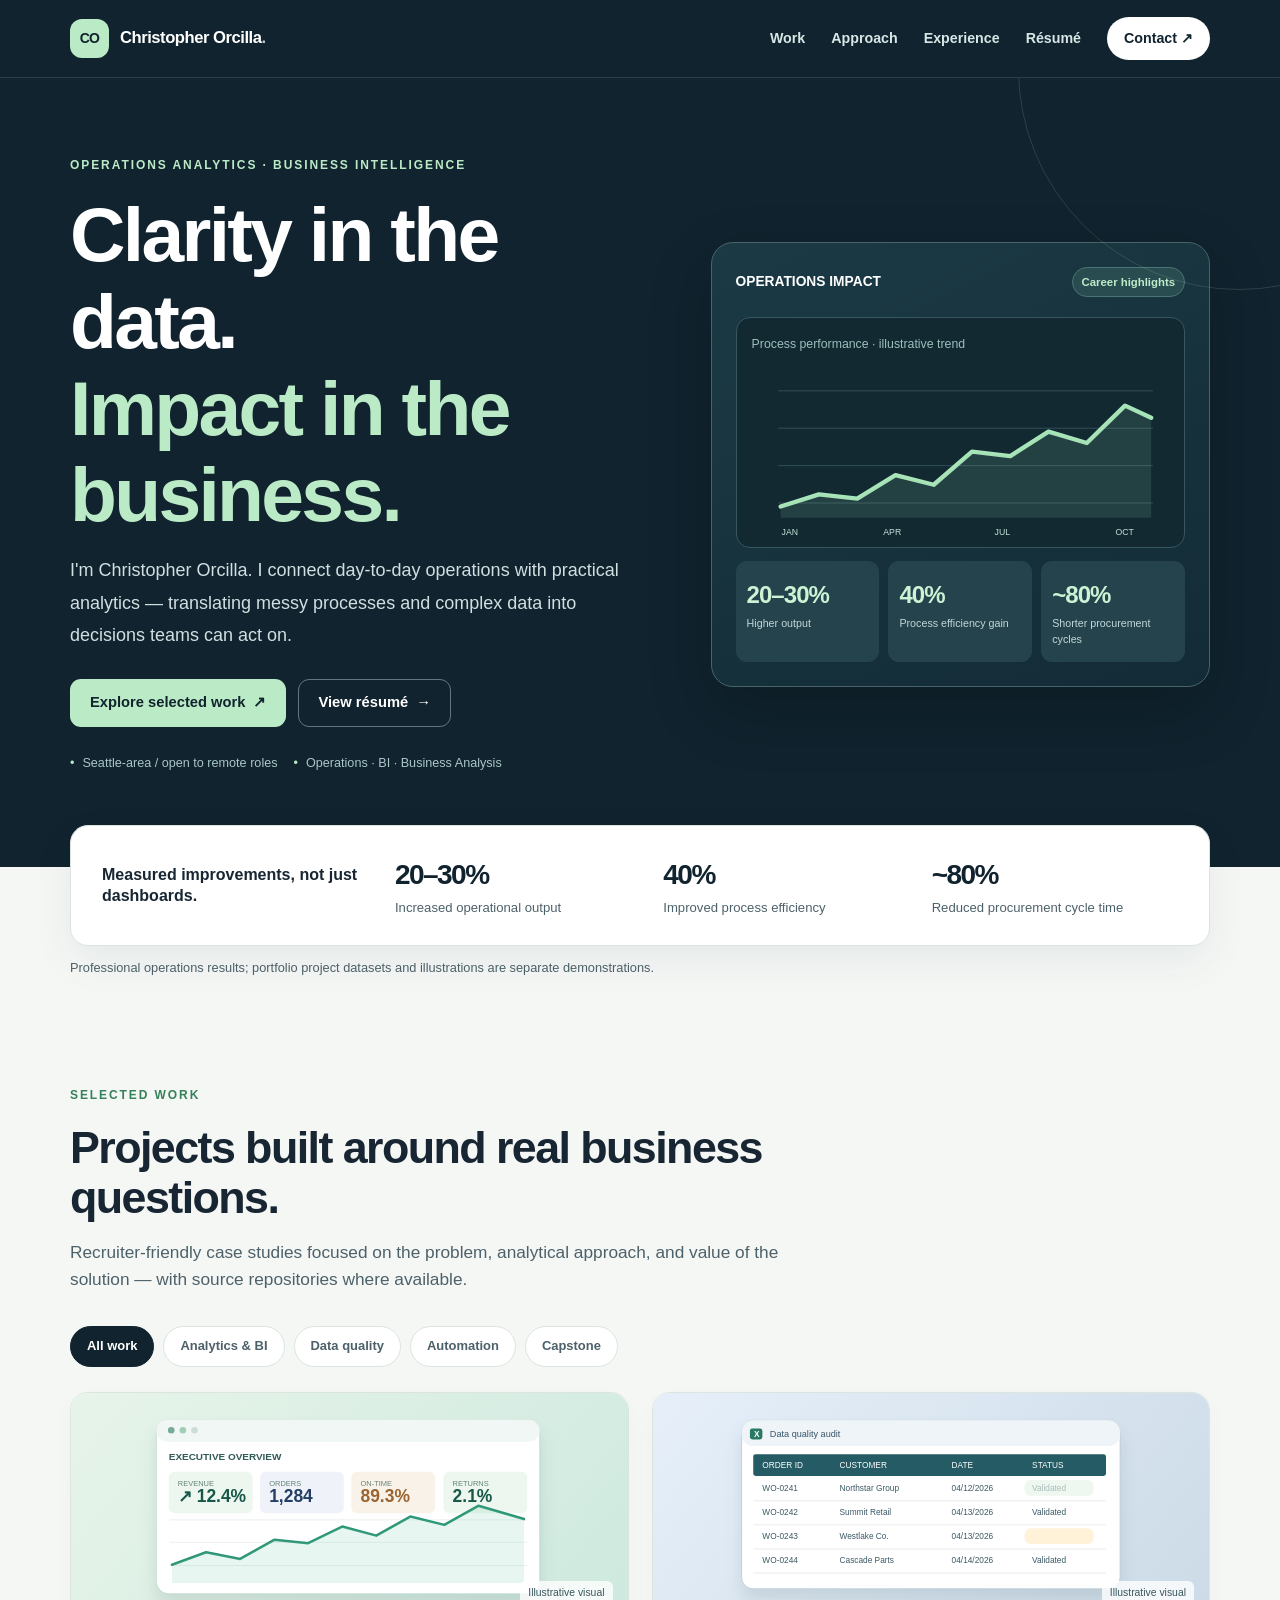
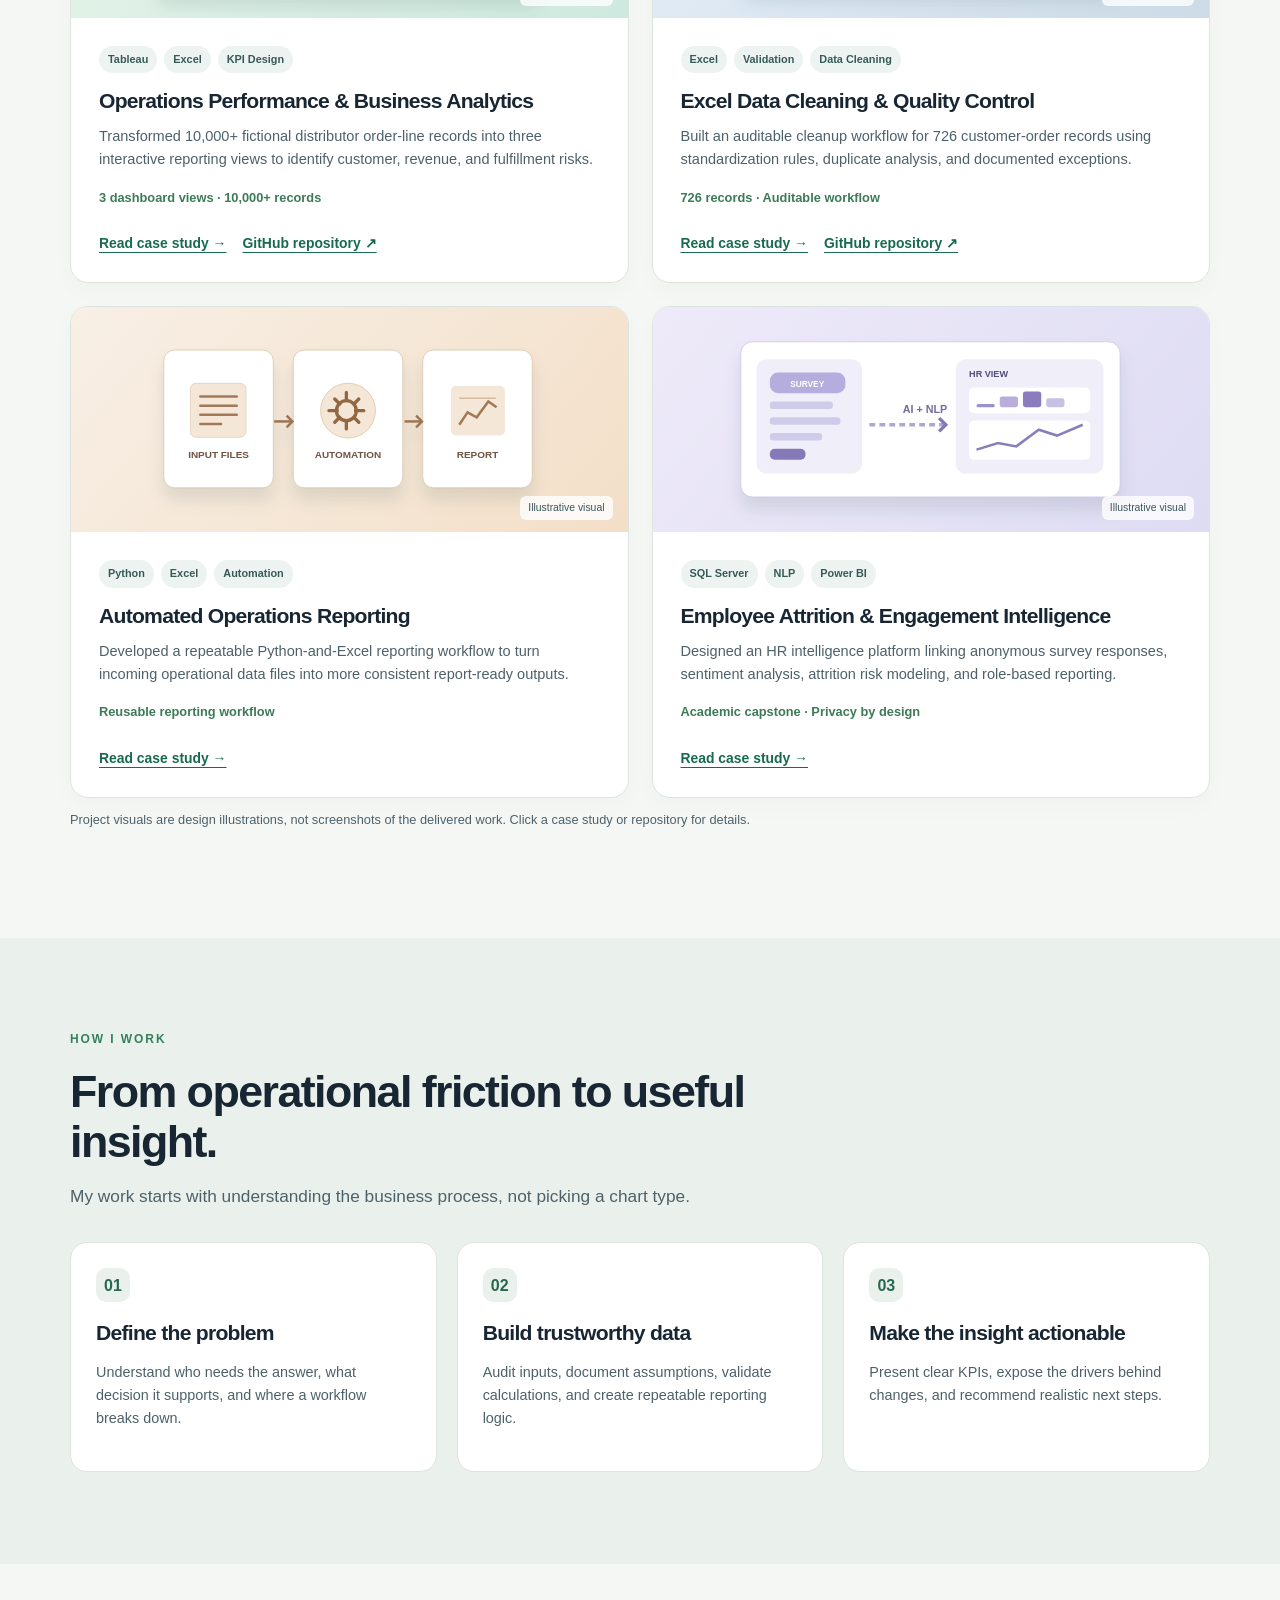
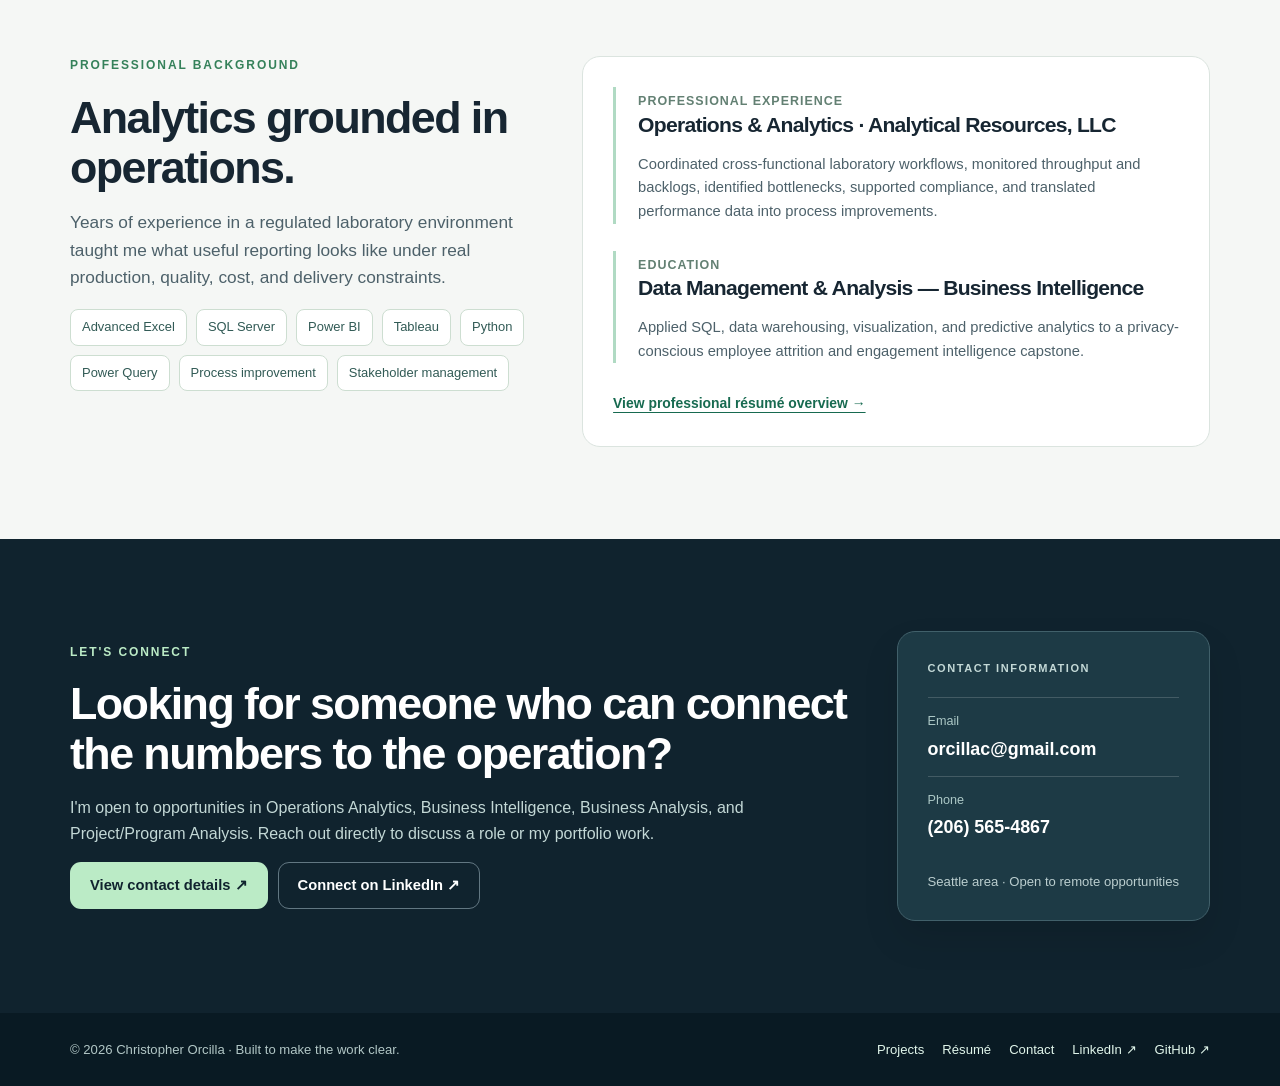
<file: index.html>
<!doctype html><html lang="en"><head><meta charset="utf-8"><meta name="viewport" content="width=device-width, initial-scale=1"><meta name="theme-color" content="#10232e"><meta name="description" content="Christopher Orcilla — operations analytics, business intelligence, data quality, and automation case studies. Explore projects, experience, and career impact."><meta property="og:title" content="Christopher Orcilla | Operations Analytics &amp; BI Portfolio"><meta property="og:description" content="Christopher Orcilla — operations analytics, business intelligence, data quality, and automation case studies. Explore projects, experience, and career impact."><meta property="og:type" content="website"><meta property="og:image" content="https://christopherorcilla.github.io/assets/social-preview.png"><meta name="twitter:card" content="summary_large_image"><link rel="icon" href="assets/favicon.svg" type="image/svg+xml"><link rel="stylesheet" href="assets/style.css"><title>Christopher Orcilla | Operations Analytics &amp; BI Portfolio</title><style>
.contact-info-card{min-width:min(340px,100%);background:#1d3a45;border:1px solid #41606a;border-radius:18px;padding:28px 30px;box-shadow:0 18px 36px rgba(0,0,0,.1)}
.contact-mini{letter-spacing:.14em;font-size:.69rem;font-weight:780;color:#bbebc6;margin-bottom:20px}
.contact-info-item{padding:13px 0;border-top:1px solid rgba(255,255,255,.17)}
.contact-info-item span{display:block;font-size:.79rem;color:#acc8c6;margin-bottom:3px}
.contact-info-item a{font-size:1.12rem;font-weight:750;color:white;text-decoration:none;overflow-wrap:anywhere}
.contact-info-item a:hover{text-decoration:underline;text-decoration-color:#bbebc6;text-underline-offset:4px}
.contact-muted{font-size:.82rem!important;color:#bbcecf!important;margin:16px 0 0!important}
@media(max-width:620px){.contact-info-card{padding:22px 20px}}
</style></head><body><a class="skip-link" href="#main">Skip to content</a><header class="site-header"><div class="wrap header-inner"><a class="brand" href="index.html" aria-label="Christopher Orcilla homepage"><span class="brand-mark">CO</span><span class="brand-name">Christopher Orcilla<span style="color:#b2cfcc">.</span></span></a><nav class="desktop-nav" aria-label="Main navigation"><a href="index.html#work">Work</a><a href="index.html#approach">Approach</a><a href="index.html#experience">Experience</a><a href="resume.html">Résumé</a><a class="nav-contact" href="contact.html">Contact ↗</a></nav><button class="menu-toggle" type="button" data-menu-button aria-expanded="false" aria-controls="mobile-menu" aria-label="Open navigation">☰ Menu</button></div><nav id="mobile-menu" class="mobile-nav" aria-label="Mobile navigation" data-mobile-nav hidden><div class="wrap"><a href="index.html#work">Work</a><a href="index.html#approach">Approach</a><a href="index.html#experience">Experience</a><a href="resume.html">Résumé</a><a href="contact.html">Contact</a></div></nav></header><main id="main"><section class="hero"><div class="wrap hero-grid"><div><p class="eyebrow light">Operations analytics · Business intelligence</p><h1>Clarity in the data.<br><span class="accent">Impact in the business.</span></h1><p class="hero-lede">I'm Christopher Orcilla. I connect day-to-day operations with practical analytics — translating messy processes and complex data into decisions teams can act on.</p><div class="hero-actions"><a class="btn btn-mint" href="#work">Explore selected work <span aria-hidden="true">↗</span></a><a class="btn btn-outline" href="resume.html">View résumé <span aria-hidden="true">→</span></a></div><div class="hero-meta"><span>Seattle-area / open to remote roles</span><span>Operations · BI · Business Analysis</span></div></div><div class="insights-panel" aria-label="Professional impact snapshot"><div class="panel-head"><span>OPERATIONS IMPACT</span><span class="panel-badge">Career highlights</span></div><div class="panel-chart"><div class="panel-caption">Process performance · illustrative trend</div><svg viewBox="0 0 480 205" aria-label="Illustrative line chart showing improving operational output" role="img" xmlns="http://www.w3.org/2000/svg"><g stroke="#37545e" stroke-width="1"><path d="M30 32H461M30 75H461M30 118H461M30 161H461"/></g><path d="M33 165L77 151L121 156L165 129L209 140L253 102L297 107L341 79L385 92L429 49L459 63" fill="none" stroke="#a8e5b9" stroke-width="5" stroke-linecap="round" stroke-linejoin="round"/><path d="M33 165L77 151L121 156L165 129L209 140L253 102L297 107L341 79L385 92L429 49L459 63V178H33Z" fill="#8ccfa5" opacity=".14"/><g fill="#c5e3da" font-size="10" font-family="Arial"><text x="34" y="198">JAN</text><text x="151" y="198">APR</text><text x="279" y="198">JUL</text><text x="418" y="198">OCT</text></g></svg></div><div class="panel-stats"><div class="panel-stat"><strong>20–30%</strong><span>Higher output</span></div><div class="panel-stat"><strong>40%</strong><span>Process efficiency gain</span></div><div class="panel-stat"><strong>~80%</strong><span>Shorter procurement cycles</span></div></div></div></div></section>
<div class="wrap"><div class="impact-strip" aria-label="Professional impact metrics"><div class="impact-intro">Measured improvements, not just dashboards.</div><div class="impact-unit"><strong>20–30%</strong><span>Increased operational output</span></div><div class="impact-unit"><strong>40%</strong><span>Improved process efficiency</span></div><div class="impact-unit"><strong>~80%</strong><span>Reduced procurement cycle time</span></div></div><p class="muted-note">Professional operations results; portfolio project datasets and illustrations are separate demonstrations.</p></div>
<section class="section" id="work"><div class="wrap"><div class="section-head"><p class="eyebrow">Selected work</p><h2>Projects built around real business questions.</h2><p class="section-lede">Recruiter-friendly case studies focused on the problem, analytical approach, and value of the solution — with source repositories where available.</p></div><div class="filters" role="group" aria-label="Filter portfolio projects"><button class="filter" type="button" data-filter="all" aria-pressed="true">All work</button><button class="filter" type="button" data-filter="analytics" aria-pressed="false">Analytics & BI</button><button class="filter" type="button" data-filter="quality" aria-pressed="false">Data quality</button><button class="filter" type="button" data-filter="automation" aria-pressed="false">Automation</button><button class="filter" type="button" data-filter="capstone" aria-pressed="false">Capstone</button></div><div class="project-grid"><article class="project-card" data-category="analytics"><div class="project-art art-tableau"><svg viewBox="0 0 510 225" role="img" aria-label="Conceptual executive KPI dashboard illustration" xmlns="http://www.w3.org/2000/svg"><rect x="23" y="9" width="462" height="210" rx="15" fill="#fff" stroke="#c0d9d1"/><rect x="23" y="9" width="462" height="27" rx="15" fill="#f1f7f4"/><circle cx="41" cy="22" r="4" fill="#77aa97"/><circle cx="55" cy="22" r="4" fill="#a3cdb7"/><circle cx="69" cy="22" r="4" fill="#cbded6"/><text x="38" y="58" font-family="Arial,sans-serif" font-size="12" fill="#315a58" font-weight="bold">EXECUTIVE OVERVIEW</text><g font-family="Arial,sans-serif"><rect x="38" y="72" width="101" height="50" rx="7" fill="#edf7f0"/><text x="49" y="89" font-size="9" fill="#648477">REVENUE</text><text x="49" y="109" font-size="21" fill="#175849" font-weight="bold">↗ 12.4%</text><rect x="148" y="72" width="101" height="50" rx="7" fill="#eff3f9"/><text x="159" y="89" font-size="9" fill="#648477">ORDERS</text><text x="159" y="109" font-size="21" fill="#243f65" font-weight="bold">1,284</text><rect x="258" y="72" width="101" height="50" rx="7" fill="#f9f2e9"/><text x="269" y="89" font-size="9" fill="#648477">ON-TIME</text><text x="269" y="109" font-size="21" fill="#9b6532" font-weight="bold">89.3%</text><rect x="369" y="72" width="101" height="50" rx="7" fill="#edf7f0"/><text x="380" y="89" font-size="9" fill="#648477">RETURNS</text><text x="380" y="109" font-size="21" fill="#175849" font-weight="bold">2.1%</text></g><path d="M39 185H470M39 157H470M39 130H470" stroke="#e7ecec" stroke-width="1"/><path d="M42 184L83 169L124 177L165 154L206 158L247 138L288 149L329 126L370 136L411 113L466 129" stroke="#2a9475" fill="none" stroke-width="3" stroke-linejoin="round" stroke-linecap="round"/><path d="M42 184L83 169L124 177L165 154L206 158L247 138L288 149L329 126L370 136L411 113L466 129V206H42Z" fill="#74c9a4" opacity=".17"/></svg><span class="art-note">Illustrative visual</span></div><div class="project-body"><div class="pill-row"><span class="pill">Tableau</span><span class="pill">Excel</span><span class="pill">KPI Design</span></div><h3>Operations Performance &amp; Business Analytics</h3><p>Transformed 10,000+ fictional distributor order-line records into three interactive reporting views to identify customer, revenue, and fulfillment risks.</p><div class="project-meta">3 dashboard views · 10,000+ records</div><div class="card-actions"><a class="text-link" href="projects/operations-dashboard.html">Read case study →</a><a class="text-link" href="https://github.com/ChristopherOrcilla/OperationsPerformanceDashboardAnalytics" target="_blank" rel="noopener noreferrer">GitHub repository ↗</a></div></div></article><article class="project-card" data-category="quality analytics"><div class="project-art art-excel"><svg viewBox="0 0 510 225" role="img" aria-label="Conceptual spreadsheet data validation illustration" xmlns="http://www.w3.org/2000/svg"><rect x="27" y="10" width="456" height="203" rx="14" fill="#fff" stroke="#bbcad7"/><rect x="27" y="10" width="456" height="31" rx="14" fill="#eff4f9"/><rect x="37" y="20" width="15" height="13" rx="3" fill="#2a7865"/><text x="42" y="30" font-size="10" font-family="Arial" font-weight="bold" fill="#fff">X</text><text x="61" y="30" fill="#375468" font-size="11" font-family="Arial">Data quality audit</text><g font-family="Arial,sans-serif" font-size="10"><rect x="41" y="51" width="425" height="26" rx="3" fill="#245b65"/><text x="52" y="68" fill="#fff">ORDER ID</text><text x="145" y="68" fill="#fff">CUSTOMER</text><text x="280" y="68" fill="#fff">DATE</text><text x="377" y="68" fill="#fff">STATUS</text><g fill="#3b5865"><text x="52" y="95">WO-0241</text><text x="145" y="95">Northstar Group</text><text x="280" y="95">04/12/2026</text><text x="377" y="95">Validated</text><text x="52" y="124">WO-0242</text><text x="145" y="124">Summit Retail</text><text x="280" y="124">04/13/2026</text><text x="377" y="124">Validated</text><text x="52" y="153">WO-0243</text><text x="145" y="153">Westlake Co.</text><text x="280" y="153">04/13/2026</text><text x="377" y="153">Review</text><text x="52" y="182">WO-0244</text><text x="145" y="182">Cascade Parts</text><text x="280" y="182">04/14/2026</text><text x="377" y="182">Validated</text></g></g><path d="M41 107H466M41 136H466M41 165H466M41 194H466" stroke="#e3e9ec"/><rect x="368" y="140" width="83" height="19" rx="7" fill="#fff2d9"/><rect x="368" y="82" width="83" height="19" rx="7" fill="#e5f4e9" opacity=".65"/></svg><span class="art-note">Illustrative visual</span></div><div class="project-body"><div class="pill-row"><span class="pill">Excel</span><span class="pill">Validation</span><span class="pill">Data Cleaning</span></div><h3>Excel Data Cleaning &amp; Quality Control</h3><p>Built an auditable cleanup workflow for 726 customer-order records using standardization rules, duplicate analysis, and documented exceptions.</p><div class="project-meta">726 records · Auditable workflow</div><div class="card-actions"><a class="text-link" href="projects/excel-data-cleaning.html">Read case study →</a><a class="text-link" href="https://github.com/ChristopherOrcilla/ExcelDataCleaning" target="_blank" rel="noopener noreferrer">GitHub repository ↗</a></div></div></article><article class="project-card" data-category="automation"><div class="project-art art-automation"><svg viewBox="0 0 510 225" role="img" aria-label="Conceptual scheduled reporting pipeline illustration" xmlns="http://www.w3.org/2000/svg"><rect x="32" y="29" width="132" height="166" rx="13" fill="#fff" stroke="#dac5ac"/><rect x="188" y="29" width="132" height="166" rx="13" fill="#fff" stroke="#dac5ac"/><rect x="344" y="29" width="132" height="166" rx="13" fill="#fff" stroke="#dac5ac"/><g font-family="Arial,sans-serif" fill="#6f5443" text-anchor="middle" font-size="12" font-weight="bold"><text x="98" y="159">INPUT FILES</text><text x="254" y="159">AUTOMATION</text><text x="410" y="159">REPORT</text></g><g stroke="#9c7553" stroke-width="3" fill="none"><path d="M165 115H187"/><path d="M180 108L187 115L180 122"/><path d="M322 115H343"/><path d="M336 108L343 115L336 122"/></g><rect x="64" y="69" width="67" height="65" rx="7" fill="#f5e7d7" stroke="#e3ceba"/><path d="M76 85H120M76 96H120M76 107H120M76 118H101" stroke="#a27958" stroke-width="3" stroke-linecap="round"/><circle cx="254" cy="102" r="33" fill="#f5e7d7" stroke="#dfc5a3"/><path d="M252 80L252 90M252 114L252 124M231 102H241M263 102H273M238 88L244 94M261 110L267 116M238 116L244 110M261 94L267 88" stroke="#926843" stroke-width="4" stroke-linecap="round"/><circle cx="252" cy="102" r="12" stroke="#926843" stroke-width="4" fill="none"/><rect x="378" y="72" width="65" height="60" rx="6" fill="#f5e7d7"/><path d="M388 119L398 104L409 110L423 91L433 98" stroke="#a27958" stroke-width="3" fill="none"/><path d="M388 87H432" stroke="#d6baa0" stroke-width="2"/></svg><span class="art-note">Illustrative visual</span></div><div class="project-body"><div class="pill-row"><span class="pill">Python</span><span class="pill">Excel</span><span class="pill">Automation</span></div><h3>Automated Operations Reporting</h3><p>Developed a repeatable Python-and-Excel reporting workflow to turn incoming operational data files into more consistent report-ready outputs.</p><div class="project-meta">Reusable reporting workflow</div><div class="card-actions"><a class="text-link" href="projects/automated-reporting.html">Read case study →</a></div></div></article><article class="project-card" data-category="analytics capstone"><div class="project-art art-capstone"><svg viewBox="0 0 510 225" role="img" aria-label="Conceptual engagement and attrition intelligence pipeline illustration" xmlns="http://www.w3.org/2000/svg"><rect x="26" y="19" width="457" height="187" rx="14" fill="#fff" stroke="#cbc8e4"/><g font-family="Arial,sans-serif"><rect x="45" y="40" width="127" height="138" rx="12" fill="#f0eef9"/><rect x="61" y="56" width="91" height="25" rx="10" fill="#b5addd"/><text x="106" y="73" text-anchor="middle" font-size="10" fill="#fff" font-weight="bold">SURVEY</text><rect x="61" y="91" width="76" height="9" rx="4" fill="#cfcbea"/><rect x="61" y="110" width="85" height="9" rx="4" fill="#cfcbea"/><rect x="61" y="129" width="63" height="9" rx="4" fill="#cfcbea"/><rect x="61" y="148" width="43" height="13" rx="6" fill="#857ab7"/><text x="221" y="105" font-size="13" fill="#766c9d" font-weight="bold">AI + NLP</text><path d="M181 119H272" stroke="#aea7d3" stroke-width="4" stroke-dasharray="7 5"/><path d="M265 111L273 119L265 127" stroke="#8179b4" stroke-width="4" fill="none"/><rect x="285" y="40" width="178" height="138" rx="12" fill="#f0eef9"/><text x="301" y="61" font-size="11" font-weight="bold" fill="#514d7d">HR VIEW</text><rect x="301" y="74" width="146" height="31" rx="6" fill="#fff"/><rect x="310" y="94" width="22" height="4" rx="2" fill="#9c91ca"/><rect x="338" y="85" width="22" height="13" rx="3" fill="#b8addb"/><rect x="366" y="79" width="22" height="19" rx="3" fill="#8a7dbd"/><rect x="394" y="87" width="22" height="11" rx="3" fill="#c9c1e4"/><rect x="301" y="114" width="146" height="47" rx="6" fill="#fff"/><path d="M310 149L336 141L358 145L385 125L407 132L438 119" fill="none" stroke="#8a7dbd" stroke-width="3"/></g></svg><span class="art-note">Illustrative visual</span></div><div class="project-body"><div class="pill-row"><span class="pill">SQL Server</span><span class="pill">NLP</span><span class="pill">Power BI</span></div><h3>Employee Attrition &amp; Engagement Intelligence</h3><p>Designed an HR intelligence platform linking anonymous survey responses, sentiment analysis, attrition risk modeling, and role-based reporting.</p><div class="project-meta">Academic capstone · Privacy by design</div><div class="card-actions"><a class="text-link" href="projects/attrition-intelligence.html">Read case study →</a></div></div></article></div><p class="muted-note">Project visuals are design illustrations, not screenshots of the delivered work. Click a case study or repository for details.</p></div></section>
<section class="section experience" id="approach"><div class="wrap"><div class="section-head"><p class="eyebrow">How I work</p><h2>From operational friction to useful insight.</h2><p class="section-lede">My work starts with understanding the business process, not picking a chart type.</p></div><div class="mini-grid"><div class="method-card"><div class="method-num">01</div><h3>Define the problem</h3><p>Understand who needs the answer, what decision it supports, and where a workflow breaks down.</p></div><div class="method-card"><div class="method-num">02</div><h3>Build trustworthy data</h3><p>Audit inputs, document assumptions, validate calculations, and create repeatable reporting logic.</p></div><div class="method-card"><div class="method-num">03</div><h3>Make the insight actionable</h3><p>Present clear KPIs, expose the drivers behind changes, and recommend realistic next steps.</p></div></div></div></section>
<section class="section" id="experience"><div class="wrap experience-grid"><div><p class="eyebrow">Professional background</p><h2>Analytics grounded in operations.</h2><p class="section-lede">Years of experience in a regulated laboratory environment taught me what useful reporting looks like under real production, quality, cost, and delivery constraints.</p><div class="skill-block"><span class="skill">Advanced Excel</span><span class="skill">SQL Server</span><span class="skill">Power BI</span><span class="skill">Tableau</span><span class="skill">Python</span><span class="skill">Power Query</span><span class="skill">Process improvement</span><span class="skill">Stakeholder management</span></div></div><div class="experience-content"><div class="exp-item"><span>Professional experience</span><h3>Operations & Analytics · Analytical Resources, LLC</h3><p>Coordinated cross-functional laboratory workflows, monitored throughput and backlogs, identified bottlenecks, supported compliance, and translated performance data into process improvements.</p></div><div class="exp-item"><span>Education</span><h3>Data Management & Analysis — Business Intelligence</h3><p>Applied SQL, data warehousing, visualization, and predictive analytics to a privacy-conscious employee attrition and engagement intelligence capstone.</p></div><a class="text-link" href="resume.html">View professional résumé overview →</a></div></div></section>
<section class="section contact" id="contact"><div class="wrap contact-grid"><div>
<p class="eyebrow">Let's connect</p>
<h2>Looking for someone who can connect the numbers to the operation?</h2>
<p>I'm open to opportunities in Operations Analytics, Business Intelligence, Business Analysis, and Project/Program Analysis. Reach out directly to discuss a role or my portfolio work.</p>
<div class="contact-actions"><a class="btn btn-mint" href="contact.html">View contact details ↗</a><a class="btn btn-outline" href="https://www.linkedin.com/in/christopher-orcilla-datascience" target="_blank" rel="noopener noreferrer">Connect on LinkedIn ↗</a></div>
</div><div class="contact-info-card" aria-label="Contact information"><p class="contact-mini">CONTACT INFORMATION</p>
<div class="contact-info-item"><span>Email</span><a href="mailto:orcillac@gmail.com">orcillac@gmail.com</a></div>
<div class="contact-info-item"><span>Phone</span><a href="tel:+12065654867">(206) 565-4867</a></div>
<p class="contact-muted">Seattle area · Open to remote opportunities</p></div>
</div></section></main><footer class="footer"><div class="wrap footer-inner"><span>© <span data-year>2026</span> Christopher Orcilla · Built to make the work clear.</span><div class="footer-links"><a href="index.html#work">Projects</a><a href="resume.html">Résumé</a><a href="contact.html">Contact</a><a href="https://www.linkedin.com/in/christopher-orcilla-datascience" target="_blank" rel="noopener noreferrer">LinkedIn ↗</a><a href="https://github.com/ChristopherOrcilla" target="_blank" rel="noopener noreferrer">GitHub ↗</a></div></div></footer><script defer src="assets/site.js"></script></body></html>
</file>
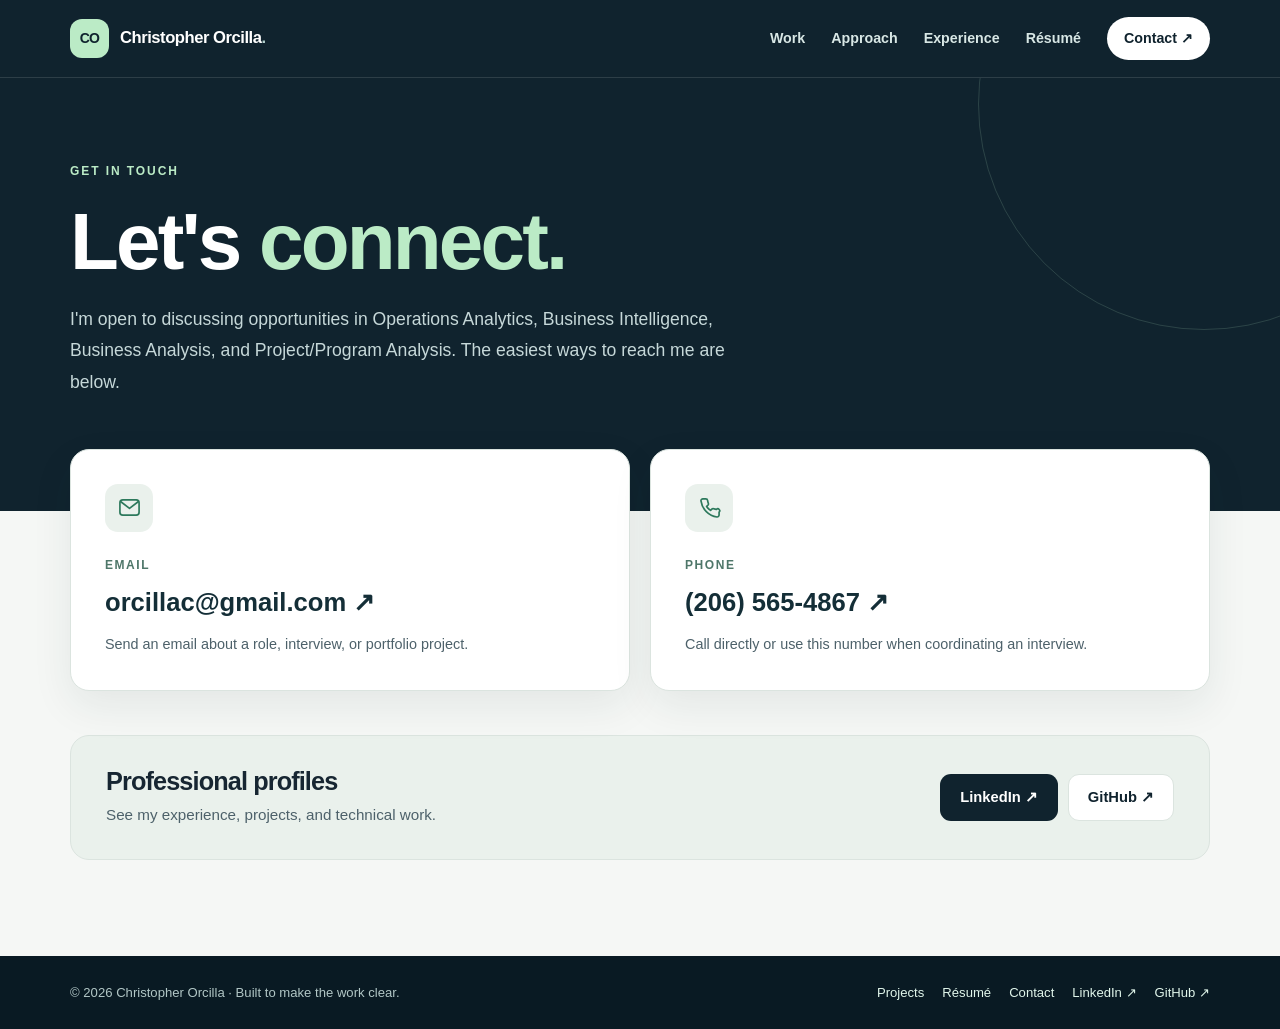
<file: contact.html>
<!doctype html>
<html lang="en">
<head>
<meta charset="utf-8">
<meta name="viewport" content="width=device-width, initial-scale=1">
<meta name="theme-color" content="#10232e">
<meta name="description" content="Contact Christopher Orcilla for operations analytics, business intelligence, business analysis, and program analyst opportunities.">
<meta property="og:title" content="Contact | Christopher Orcilla">
<meta property="og:description" content="Connect with Christopher Orcilla about operations analytics and business intelligence opportunities.">
<meta property="og:type" content="website">
<meta property="og:image" content="https://christopherorcilla.github.io/assets/social-preview.png">
<link rel="icon" href="assets/favicon.svg" type="image/svg+xml">
<link rel="stylesheet" href="assets/style.css">
<title>Contact | Christopher Orcilla</title>
<style>
.contact-hero{background:#10232e;color:white;padding:84px 0 112px;position:relative;overflow:hidden}
.contact-hero:after{content:"";position:absolute;right:-150px;top:-200px;width:450px;height:450px;border-radius:50%;border:1px solid rgba(187,235,198,.16);pointer-events:none}
.contact-hero h1{font-size:clamp(2.8rem,6.8vw,5rem);max-width:850px}
.contact-hero h1 span{color:#bbebc6}
.contact-hero p.contact-intro{font-size:1.1rem;max-width:680px;color:#c6d8d9;line-height:1.8;margin-bottom:0}
.contact-section{padding:0 0 96px}
.contact-page-grid{position:relative;margin-top:-62px;display:grid;grid-template-columns:repeat(2,minmax(0,1fr));gap:20px}
.contact-page-card{background:#fff;border:1px solid #dbe4df;border-radius:19px;padding:34px;box-shadow:0 15px 40px rgba(21,51,56,.08);min-width:0}
.contact-icon{display:grid;place-items:center;width:48px;height:48px;border-radius:13px;background:#eaf1ec;color:#2d795c;margin-bottom:24px}
.contact-icon svg{width:23px;height:23px;stroke:currentColor;fill:none;stroke-width:1.75;stroke-linecap:round;stroke-linejoin:round}
.contact-page-label{font-size:.75rem;letter-spacing:.13em;text-transform:uppercase;color:#4e7669;font-weight:780;margin:0 0 7px}
.contact-page-value{font-size:clamp(1.18rem,2.25vw,1.6rem);font-weight:760;color:#142e37;text-decoration:none;overflow-wrap:anywhere;display:inline-block;margin-bottom:10px}
.contact-page-value:hover{text-decoration:underline;text-decoration-color:#51a57c;text-underline-offset:5px}
.contact-page-card p:last-child{font-size:.9rem;color:#4d616a;margin-bottom:0}
.contact-bottom{margin-top:44px;padding:31px 35px;background:#eaf1ec;border:1px solid #dbe4df;border-radius:19px;display:flex;justify-content:space-between;align-items:center;gap:26px}
.contact-bottom h2{font-size:1.58rem;margin-bottom:8px}
.contact-bottom p{font-size:.95rem;color:#4d616a;margin:0}
.contact-bottom-links{display:flex;gap:10px;flex-wrap:wrap}
@media(max-width:720px){.contact-page-grid{grid-template-columns:1fr}.contact-hero{padding:62px 0 100px}.contact-section{padding-bottom:65px}.contact-bottom{display:block;padding:24px}.contact-bottom-links{margin-top:20px}.contact-page-card{padding:26px}}
</style>
</head>
<body>
<a class="skip-link" href="#main">Skip to content</a>
<header class="site-header"><div class="wrap header-inner"><a class="brand" href="index.html" aria-label="Christopher Orcilla homepage"><span class="brand-mark">CO</span><span class="brand-name">Christopher Orcilla<span style="color:#b2cfcc">.</span></span></a><nav class="desktop-nav" aria-label="Main navigation"><a href="index.html#work">Work</a><a href="index.html#approach">Approach</a><a href="index.html#experience">Experience</a><a href="resume.html">Résumé</a><a class="nav-contact" href="contact.html" aria-current="page">Contact ↗</a></nav><button class="menu-toggle" type="button" data-menu-button aria-expanded="false" aria-controls="mobile-menu" aria-label="Open navigation">☰ Menu</button></div><nav id="mobile-menu" class="mobile-nav" aria-label="Mobile navigation" data-mobile-nav hidden><div class="wrap"><a href="index.html#work">Work</a><a href="index.html#approach">Approach</a><a href="index.html#experience">Experience</a><a href="resume.html">Résumé</a><a href="contact.html" aria-current="page">Contact</a></div></nav></header>
<main id="main">
<section class="contact-hero"><div class="wrap"><p class="eyebrow light">Get in touch</p><h1>Let's <span>connect.</span></h1><p class="contact-intro">I'm open to discussing opportunities in Operations Analytics, Business Intelligence, Business Analysis, and Project/Program Analysis. The easiest ways to reach me are below.</p></div></section>
<section class="contact-section"><div class="wrap">
<div class="contact-page-grid">
<article class="contact-page-card"><div class="contact-icon" aria-hidden="true"><svg viewBox="0 0 24 24"><rect x="2" y="4" width="20" height="16" rx="3"/><path d="m3 6 9 7 9-7"/></svg></div><p class="contact-page-label">Email</p><a class="contact-page-value" href="mailto:orcillac@gmail.com">orcillac@gmail.com ↗</a><p>Send an email about a role, interview, or portfolio project.</p></article>
<article class="contact-page-card"><div class="contact-icon" aria-hidden="true"><svg viewBox="0 0 24 24"><path d="M22 16.9v3a2 2 0 0 1-2.18 2A19.7 19.7 0 0 1 3.09 5.18 2 2 0 0 1 5.08 3h3a2 2 0 0 1 2 1.72c.12.96.35 1.9.68 2.8a2 2 0 0 1-.45 2.11L9 10.91a16 16 0 0 0 4.09 4.09l1.28-1.31a2 2 0 0 1 2.11-.45c.9.33 1.84.56 2.8.68A2 2 0 0 1 22 16.9z"/></svg></div><p class="contact-page-label">Phone</p><a class="contact-page-value" href="tel:+12065654867">(206) 565-4867 ↗</a><p>Call directly or use this number when coordinating an interview.</p></article>
</div>
<div class="contact-bottom"><div><h2>Professional profiles</h2><p>See my experience, projects, and technical work.</p></div><div class="contact-bottom-links"><a class="btn btn-dark" href="https://www.linkedin.com/in/christopher-orcilla-datascience" target="_blank" rel="noopener noreferrer">LinkedIn ↗</a><a class="btn btn-plain" href="https://github.com/ChristopherOrcilla" target="_blank" rel="noopener noreferrer">GitHub ↗</a></div></div>
</div></section>
</main>
<footer class="footer"><div class="wrap footer-inner"><span>© <span data-year>2026</span> Christopher Orcilla · Built to make the work clear.</span><div class="footer-links"><a href="index.html#work">Projects</a><a href="resume.html">Résumé</a><a href="contact.html">Contact</a><a href="https://www.linkedin.com/in/christopher-orcilla-datascience" target="_blank" rel="noopener noreferrer">LinkedIn ↗</a><a href="https://github.com/ChristopherOrcilla" target="_blank" rel="noopener noreferrer">GitHub ↗</a></div></div></footer>
<script defer src="assets/site.js"></script>
</body></html>
</file>
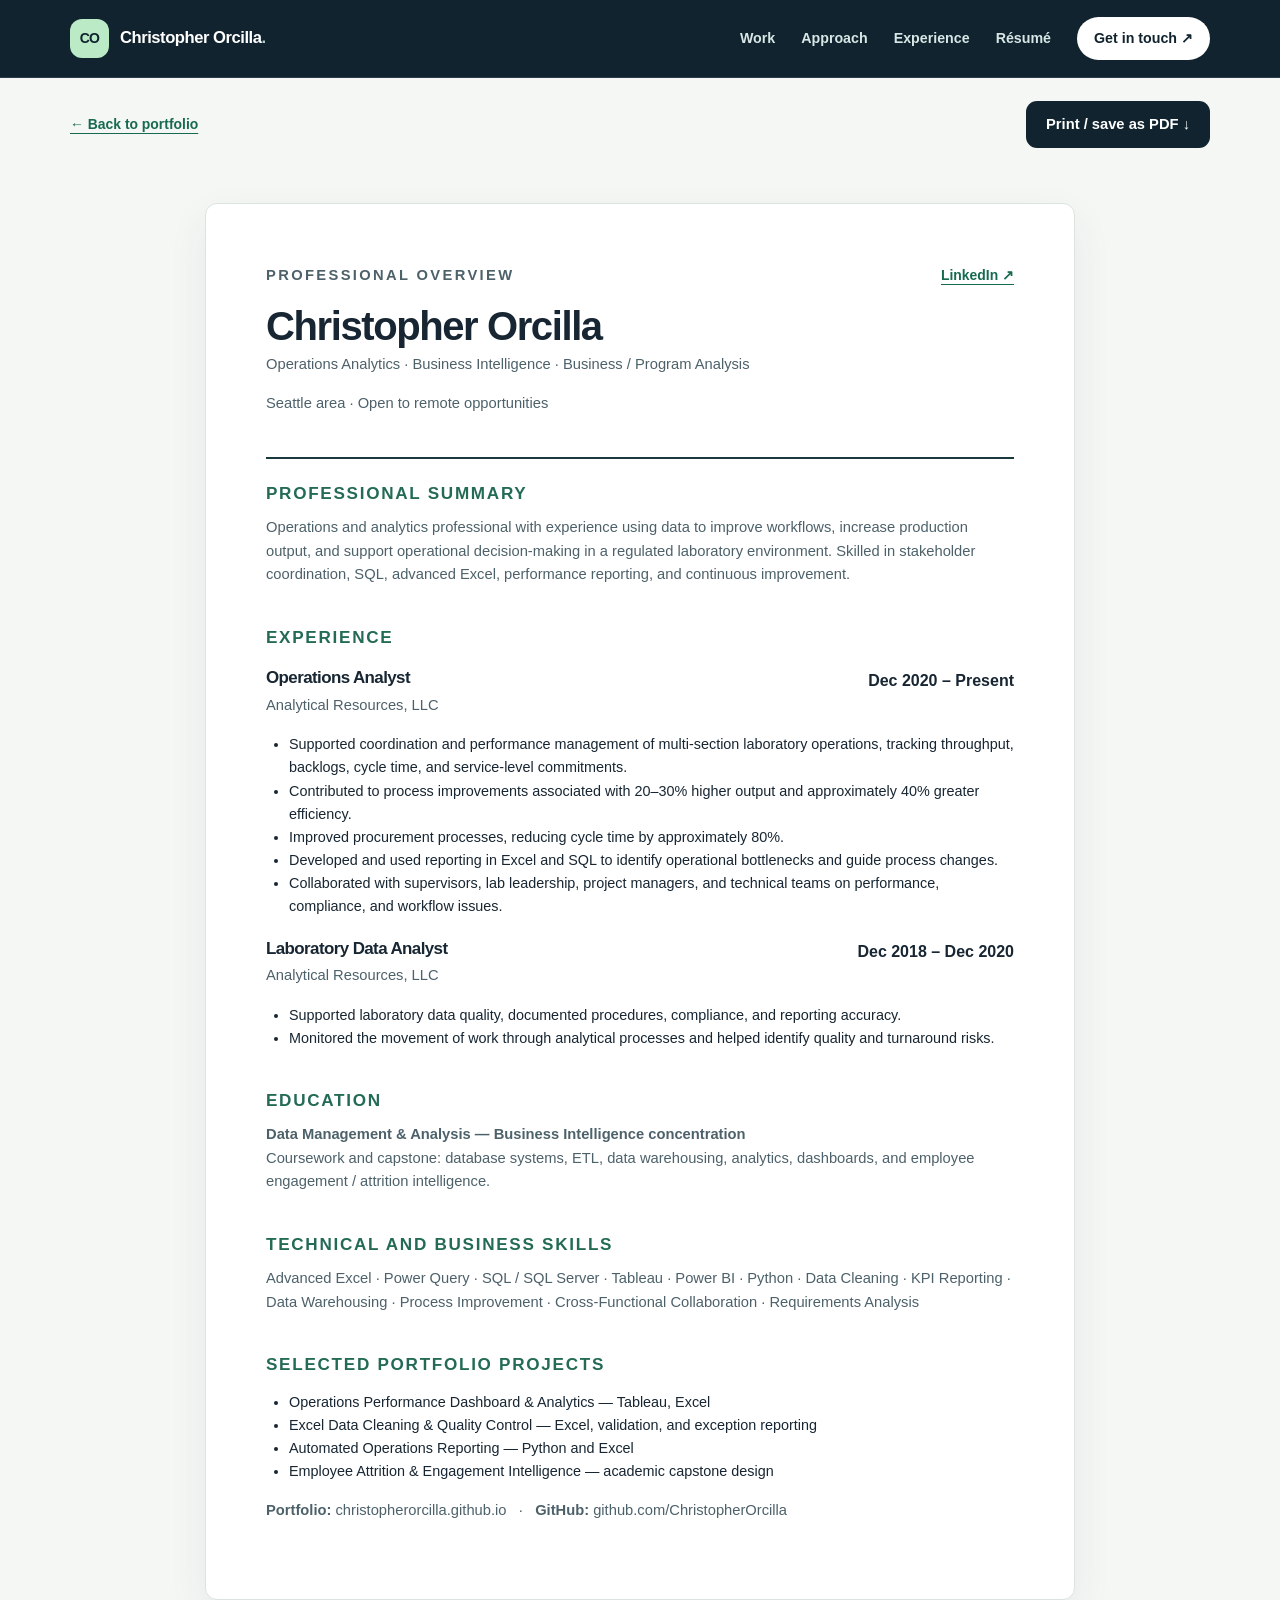
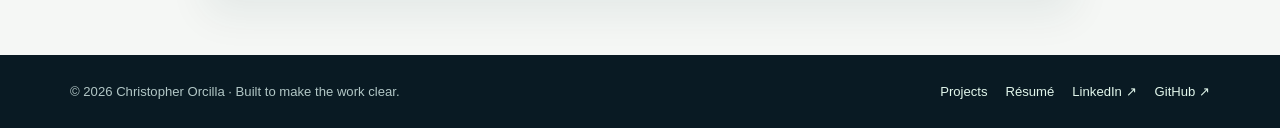
<file: resume.html>
<!doctype html><html lang="en"><head><meta charset="utf-8"><meta name="viewport" content="width=device-width, initial-scale=1"><meta name="theme-color" content="#10232e"><meta name="description" content="Professional background and key skills of Christopher Orcilla: operations analytics, business intelligence, process improvement, and data reporting."><meta property="og:title" content="Résumé Overview | Christopher Orcilla"><meta property="og:description" content="Professional background and key skills of Christopher Orcilla: operations analytics, business intelligence, process improvement, and data reporting."><meta property="og:type" content="website"><meta property="og:image" content="https://christopherorcilla.github.io/assets/social-preview.png"><meta name="twitter:card" content="summary_large_image"><link rel="icon" href="assets/favicon.svg" type="image/svg+xml"><link rel="stylesheet" href="assets/style.css"><title>Résumé Overview | Christopher Orcilla</title></head><body><a class="skip-link" href="#main">Skip to content</a><header class="site-header"><div class="wrap header-inner"><a class="brand" href="index.html" aria-label="Christopher Orcilla homepage"><span class="brand-mark">CO</span><span class="brand-name">Christopher Orcilla<span style="color:#b2cfcc">.</span></span></a><nav class="desktop-nav" aria-label="Main navigation"><a href="index.html#work">Work</a><a href="index.html#approach">Approach</a><a href="index.html#experience">Experience</a><a href="resume.html">Résumé</a><a class="nav-contact" href="index.html#contact">Get in touch ↗</a></nav><button class="menu-toggle" type="button" data-menu-button aria-expanded="false" aria-controls="mobile-menu" aria-label="Open navigation">☰ Menu</button></div><nav id="mobile-menu" class="mobile-nav" aria-label="Mobile navigation" data-mobile-nav hidden><div class="wrap"><a href="index.html#work">Work</a><a href="index.html#approach">Approach</a><a href="index.html#experience">Experience</a><a href="resume.html">Résumé</a><a href="index.html#contact">Get in touch</a></div></nav></header><main id="main"><div class="wrap resume-toolbar"><a class="text-link" href="index.html">← Back to portfolio</a><button class="btn btn-dark" type="button" data-print>Print / save as PDF ↓</button></div><article class="resume-page"><div class="resume-header"><div><p class="eyebrow">Professional overview</p><h1>Christopher Orcilla</h1><p>Operations Analytics · Business Intelligence · Business / Program Analysis</p><p>Seattle area · Open to remote opportunities</p></div><a class="text-link" href="https://www.linkedin.com/in/christopher-orcilla-datascience" target="_blank" rel="noopener noreferrer">LinkedIn ↗</a></div><section class="resume-section"><h2>Professional summary</h2><p>Operations and analytics professional with experience using data to improve workflows, increase production output, and support operational decision-making in a regulated laboratory environment. Skilled in stakeholder coordination, SQL, advanced Excel, performance reporting, and continuous improvement.</p></section><section class="resume-section"><h2>Experience</h2><div class="resume-role"><h3>Operations Analyst</h3><strong>Dec 2020 – Present</strong></div><p>Analytical Resources, LLC</p><ul><li>Supported coordination and performance management of multi-section laboratory operations, tracking throughput, backlogs, cycle time, and service-level commitments.</li><li>Contributed to process improvements associated with 20–30% higher output and approximately 40% greater efficiency.</li><li>Improved procurement processes, reducing cycle time by approximately 80%.</li><li>Developed and used reporting in Excel and SQL to identify operational bottlenecks and guide process changes.</li><li>Collaborated with supervisors, lab leadership, project managers, and technical teams on performance, compliance, and workflow issues.</li></ul><div class="resume-role"><h3>Laboratory Data Analyst</h3><strong>Dec 2018 – Dec 2020</strong></div><p>Analytical Resources, LLC</p><ul><li>Supported laboratory data quality, documented procedures, compliance, and reporting accuracy.</li><li>Monitored the movement of work through analytical processes and helped identify quality and turnaround risks.</li></ul></section><section class="resume-section"><h2>Education</h2><p><strong>Data Management & Analysis — Business Intelligence concentration</strong><br>Coursework and capstone: database systems, ETL, data warehousing, analytics, dashboards, and employee engagement / attrition intelligence.</p></section><section class="resume-section"><h2>Technical and business skills</h2><p>Advanced Excel · Power Query · SQL / SQL Server · Tableau · Power BI · Python · Data Cleaning · KPI Reporting · Data Warehousing · Process Improvement · Cross-Functional Collaboration · Requirements Analysis</p></section><section class="resume-section"><h2>Selected portfolio projects</h2><ul><li>Operations Performance Dashboard & Analytics — Tableau, Excel</li><li>Excel Data Cleaning & Quality Control — Excel, validation, and exception reporting</li><li>Automated Operations Reporting — Python and Excel</li><li>Employee Attrition & Engagement Intelligence — academic capstone design</li></ul><p><strong>Portfolio:</strong> christopherorcilla.github.io &nbsp; · &nbsp; <strong>GitHub:</strong> github.com/ChristopherOrcilla</p></section><p class="muted-note"></p></article></main><footer class="footer"><div class="wrap footer-inner"><span>© <span data-year>2026</span> Christopher Orcilla · Built to make the work clear.</span><div class="footer-links"><a href="index.html#work">Projects</a><a href="resume.html">Résumé</a><a href="https://www.linkedin.com/in/christopher-orcilla-datascience" target="_blank" rel="noopener noreferrer">LinkedIn ↗</a><a href="https://github.com/ChristopherOrcilla" target="_blank" rel="noopener noreferrer">GitHub ↗</a></div></div></footer><script defer src="assets/site.js"></script></body></html>
</file>
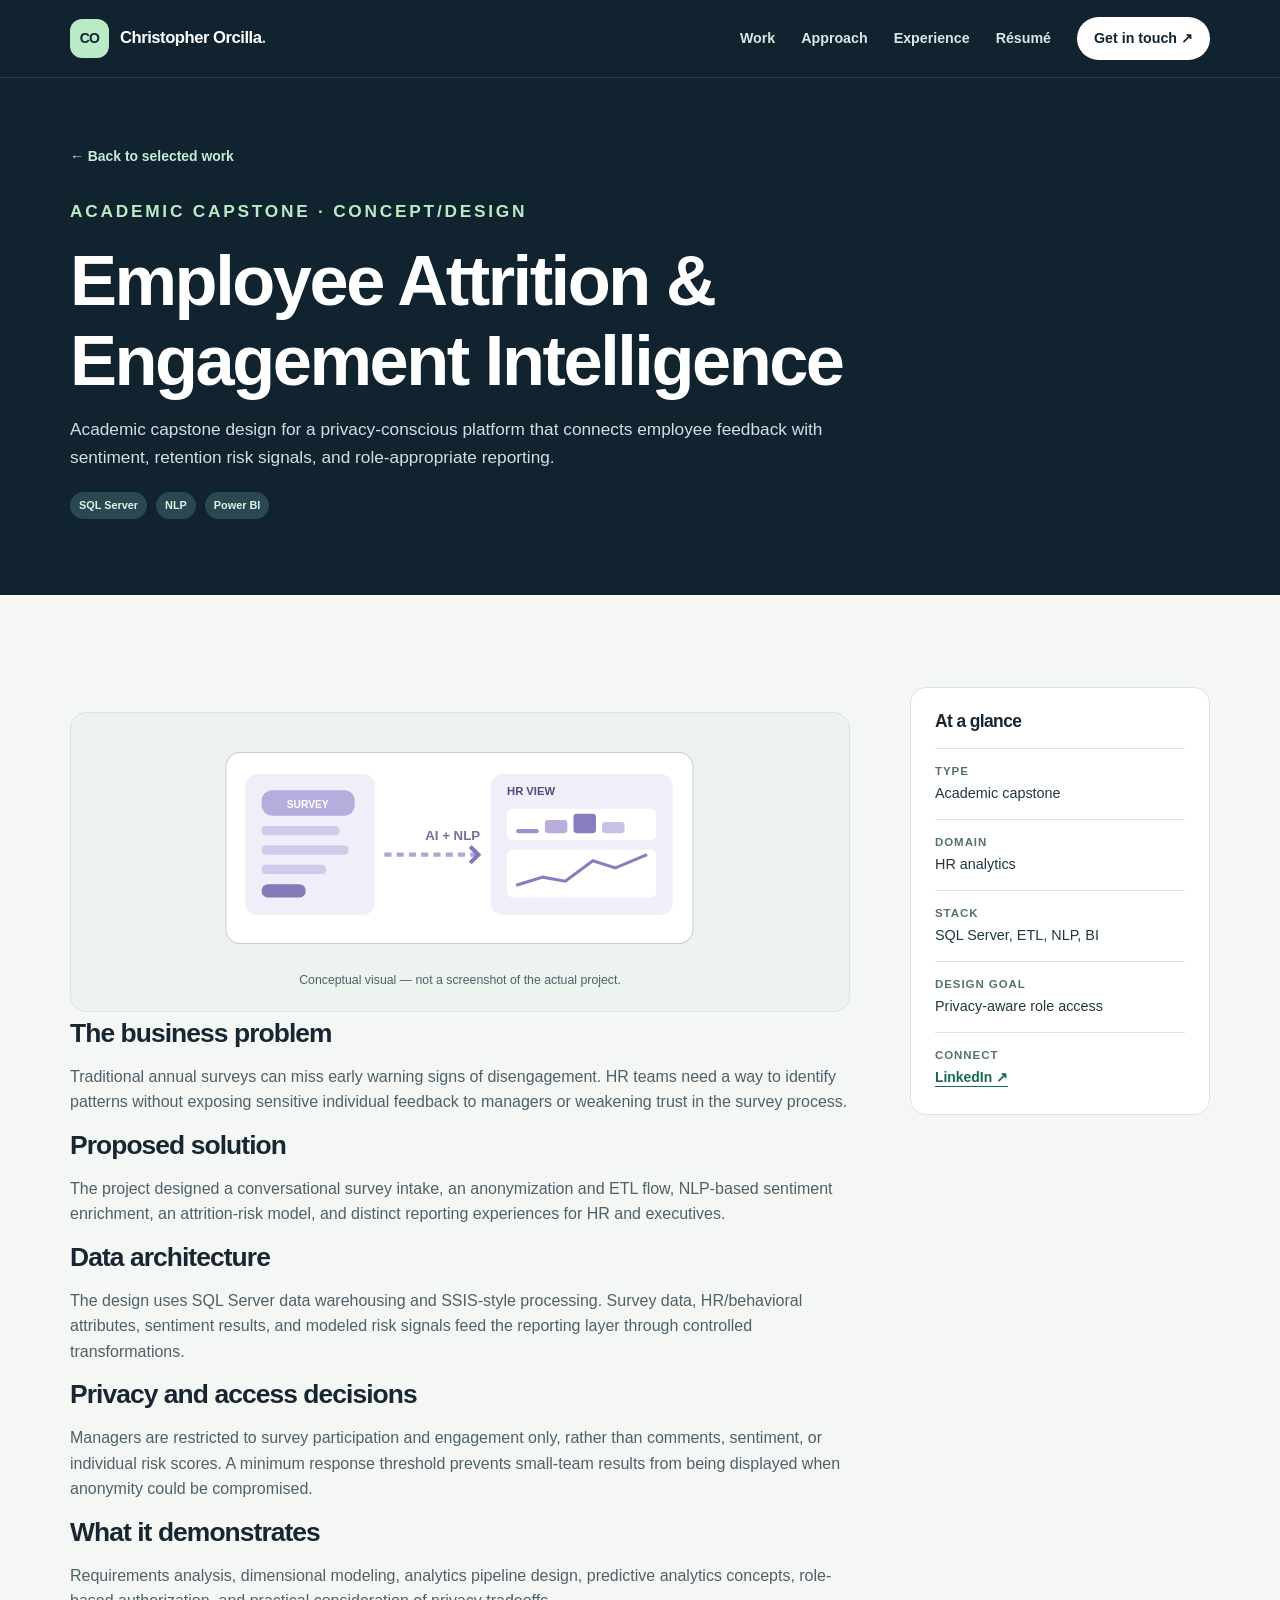
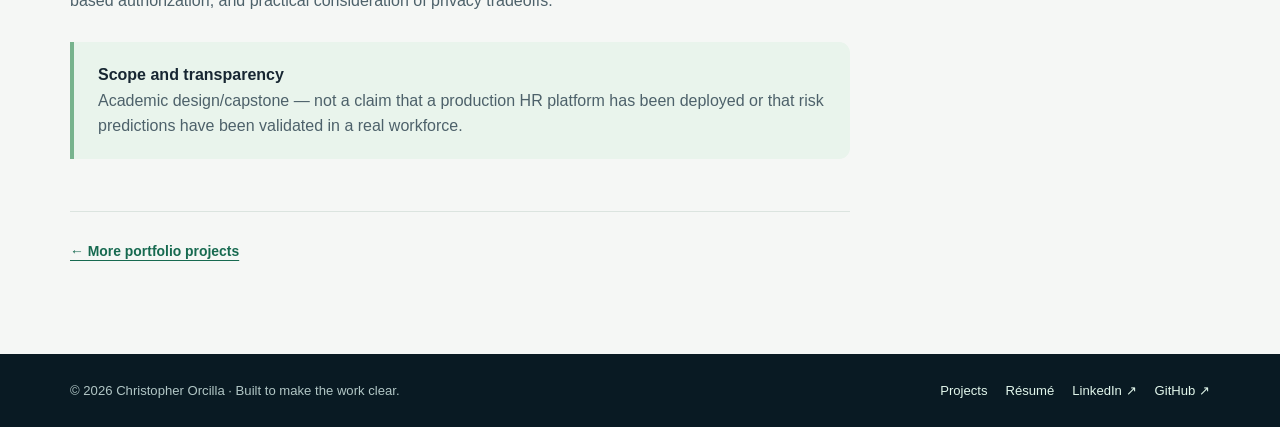
<file: projects/attrition-intelligence.html>
<!doctype html><html lang="en"><head><meta charset="utf-8"><meta name="viewport" content="width=device-width, initial-scale=1"><meta name="theme-color" content="#10232e"><meta name="description" content="Academic capstone design for a privacy-conscious platform that connects employee feedback with sentiment, retention risk signals, and role-appropriate reporting."><meta property="og:title" content="Employee Attrition &amp; Engagement Intelligence | Christopher Orcilla"><meta property="og:description" content="Academic capstone design for a privacy-conscious platform that connects employee feedback with sentiment, retention risk signals, and role-appropriate reporting."><meta property="og:type" content="website"><meta property="og:image" content="https://christopherorcilla.github.io/assets/social-preview.png"><meta name="twitter:card" content="summary_large_image"><link rel="icon" href="../assets/favicon.svg" type="image/svg+xml"><link rel="stylesheet" href="../assets/style.css"><title>Employee Attrition &amp; Engagement Intelligence | Christopher Orcilla</title></head><body><a class="skip-link" href="#main">Skip to content</a><header class="site-header"><div class="wrap header-inner"><a class="brand" href="../index.html" aria-label="Christopher Orcilla homepage"><span class="brand-mark">CO</span><span class="brand-name">Christopher Orcilla<span style="color:#b2cfcc">.</span></span></a><nav class="desktop-nav" aria-label="Main navigation"><a href="../index.html#work">Work</a><a href="../index.html#approach">Approach</a><a href="../index.html#experience">Experience</a><a href="../resume.html">Résumé</a><a class="nav-contact" href="../index.html#contact">Get in touch ↗</a></nav><button class="menu-toggle" type="button" data-menu-button aria-expanded="false" aria-controls="mobile-menu" aria-label="Open navigation">☰ Menu</button></div><nav id="mobile-menu" class="mobile-nav" aria-label="Mobile navigation" data-mobile-nav hidden><div class="wrap"><a href="../index.html#work">Work</a><a href="../index.html#approach">Approach</a><a href="../index.html#experience">Experience</a><a href="../resume.html">Résumé</a><a href="../index.html#contact">Get in touch</a></div></nav></header><main id="main"><section class="detail-top"><div class="wrap"><a class="back-link" href="../index.html#work">← Back to selected work</a><p class="eyebrow light">Academic capstone · Concept/design</p><h1>Employee Attrition &amp; Engagement Intelligence</h1><p>Academic capstone design for a privacy-conscious platform that connects employee feedback with sentiment, retention risk signals, and role-appropriate reporting.</p><div class="detail-tags"><span class="pill">SQL Server</span><span class="pill">NLP</span><span class="pill">Power BI</span></div></div></section><section class="section"><div class="wrap detail-layout"><div class="detail-main"><figure class="detail-illustration"><svg viewBox="0 0 510 225" role="img" aria-label="Conceptual engagement and attrition intelligence pipeline illustration" xmlns="http://www.w3.org/2000/svg"><rect x="26" y="19" width="457" height="187" rx="14" fill="#fff" stroke="#cbc8e4"/><g font-family="Arial,sans-serif"><rect x="45" y="40" width="127" height="138" rx="12" fill="#f0eef9"/><rect x="61" y="56" width="91" height="25" rx="10" fill="#b5addd"/><text x="106" y="73" text-anchor="middle" font-size="10" fill="#fff" font-weight="bold">SURVEY</text><rect x="61" y="91" width="76" height="9" rx="4" fill="#cfcbea"/><rect x="61" y="110" width="85" height="9" rx="4" fill="#cfcbea"/><rect x="61" y="129" width="63" height="9" rx="4" fill="#cfcbea"/><rect x="61" y="148" width="43" height="13" rx="6" fill="#857ab7"/><text x="221" y="105" font-size="13" fill="#766c9d" font-weight="bold">AI + NLP</text><path d="M181 119H272" stroke="#aea7d3" stroke-width="4" stroke-dasharray="7 5"/><path d="M265 111L273 119L265 127" stroke="#8179b4" stroke-width="4" fill="none"/><rect x="285" y="40" width="178" height="138" rx="12" fill="#f0eef9"/><text x="301" y="61" font-size="11" font-weight="bold" fill="#514d7d">HR VIEW</text><rect x="301" y="74" width="146" height="31" rx="6" fill="#fff"/><rect x="310" y="94" width="22" height="4" rx="2" fill="#9c91ca"/><rect x="338" y="85" width="22" height="13" rx="3" fill="#b8addb"/><rect x="366" y="79" width="22" height="19" rx="3" fill="#8a7dbd"/><rect x="394" y="87" width="22" height="11" rx="3" fill="#c9c1e4"/><rect x="301" y="114" width="146" height="47" rx="6" fill="#fff"/><path d="M310 149L336 141L358 145L385 125L407 132L438 119" fill="none" stroke="#8a7dbd" stroke-width="3"/></g></svg><figcaption>Conceptual visual — not a screenshot of the actual project.</figcaption></figure><section><h2>The business problem</h2><p>Traditional annual surveys can miss early warning signs of disengagement. HR teams need a way to identify patterns without exposing sensitive individual feedback to managers or weakening trust in the survey process.</p></section><section><h2>Proposed solution</h2><p>The project designed a conversational survey intake, an anonymization and ETL flow, NLP-based sentiment enrichment, an attrition-risk model, and distinct reporting experiences for HR and executives.</p></section><section><h2>Data architecture</h2><p>The design uses SQL Server data warehousing and SSIS-style processing. Survey data, HR/behavioral attributes, sentiment results, and modeled risk signals feed the reporting layer through controlled transformations.</p></section><section><h2>Privacy and access decisions</h2><p>Managers are restricted to survey participation and engagement only, rather than comments, sentiment, or individual risk scores. A minimum response threshold prevents small-team results from being displayed when anonymity could be compromised.</p></section><section><h2>What it demonstrates</h2><p>Requirements analysis, dimensional modeling, analytics pipeline design, predictive analytics concepts, role-based authorization, and practical consideration of privacy tradeoffs.</p></section><div class="callout"><strong>Scope and transparency</strong><p>Academic design/capstone — not a claim that a production HR platform has been deployed or that risk predictions have been validated in a real workforce.</p></div><div class="other-projects"><a class="text-link" href="../index.html#work">← More portfolio projects</a></div></div><aside class="detail-aside" aria-label="Project summary"><h3>At a glance</h3><div class="fact"><b>Type</b><span>Academic capstone</span></div><div class="fact"><b>Domain</b><span>HR analytics</span></div><div class="fact"><b>Stack</b><span>SQL Server, ETL, NLP, BI</span></div><div class="fact"><b>Design goal</b><span>Privacy-aware role access</span></div><div class="fact"><b>Connect</b><span><a class="text-link" href="https://www.linkedin.com/in/christopher-orcilla-datascience" target="_blank" rel="noopener noreferrer">LinkedIn ↗</a></span></div></aside></div></section></main><footer class="footer"><div class="wrap footer-inner"><span>© <span data-year>2026</span> Christopher Orcilla · Built to make the work clear.</span><div class="footer-links"><a href="../index.html#work">Projects</a><a href="../resume.html">Résumé</a><a href="https://www.linkedin.com/in/christopher-orcilla-datascience" target="_blank" rel="noopener noreferrer">LinkedIn ↗</a><a href="https://github.com/ChristopherOrcilla" target="_blank" rel="noopener noreferrer">GitHub ↗</a></div></div></footer><script defer src="../assets/site.js"></script></body></html>
</file>
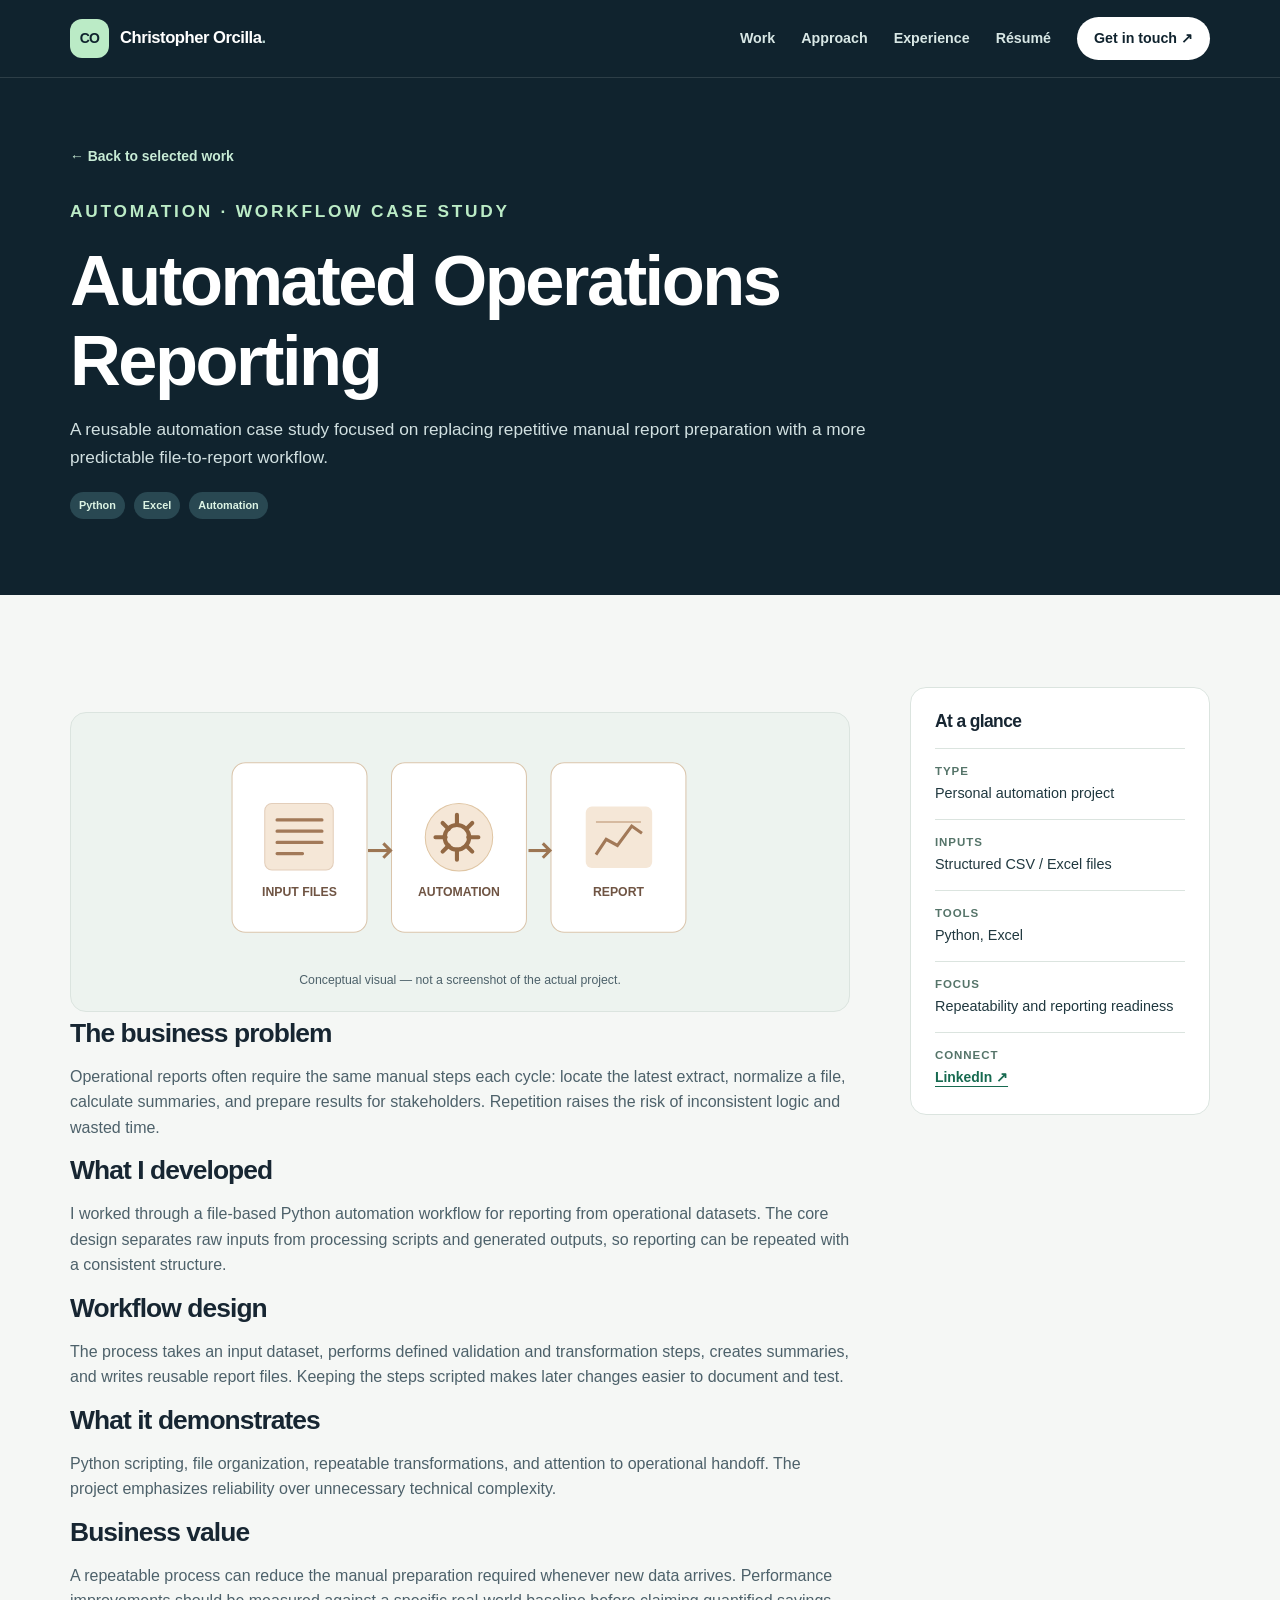
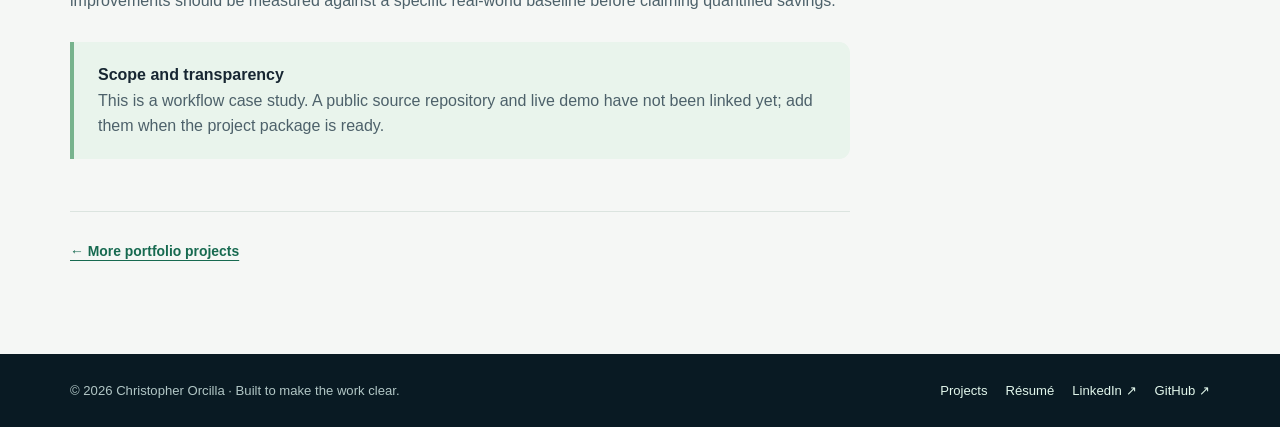
<file: projects/automated-reporting.html>
<!doctype html><html lang="en"><head><meta charset="utf-8"><meta name="viewport" content="width=device-width, initial-scale=1"><meta name="theme-color" content="#10232e"><meta name="description" content="A reusable automation case study focused on replacing repetitive manual report preparation with a more predictable file-to-report workflow."><meta property="og:title" content="Automated Operations Reporting | Christopher Orcilla"><meta property="og:description" content="A reusable automation case study focused on replacing repetitive manual report preparation with a more predictable file-to-report workflow."><meta property="og:type" content="website"><meta property="og:image" content="https://christopherorcilla.github.io/assets/social-preview.png"><meta name="twitter:card" content="summary_large_image"><link rel="icon" href="../assets/favicon.svg" type="image/svg+xml"><link rel="stylesheet" href="../assets/style.css"><title>Automated Operations Reporting | Christopher Orcilla</title></head><body><a class="skip-link" href="#main">Skip to content</a><header class="site-header"><div class="wrap header-inner"><a class="brand" href="../index.html" aria-label="Christopher Orcilla homepage"><span class="brand-mark">CO</span><span class="brand-name">Christopher Orcilla<span style="color:#b2cfcc">.</span></span></a><nav class="desktop-nav" aria-label="Main navigation"><a href="../index.html#work">Work</a><a href="../index.html#approach">Approach</a><a href="../index.html#experience">Experience</a><a href="../resume.html">Résumé</a><a class="nav-contact" href="../index.html#contact">Get in touch ↗</a></nav><button class="menu-toggle" type="button" data-menu-button aria-expanded="false" aria-controls="mobile-menu" aria-label="Open navigation">☰ Menu</button></div><nav id="mobile-menu" class="mobile-nav" aria-label="Mobile navigation" data-mobile-nav hidden><div class="wrap"><a href="../index.html#work">Work</a><a href="../index.html#approach">Approach</a><a href="../index.html#experience">Experience</a><a href="../resume.html">Résumé</a><a href="../index.html#contact">Get in touch</a></div></nav></header><main id="main"><section class="detail-top"><div class="wrap"><a class="back-link" href="../index.html#work">← Back to selected work</a><p class="eyebrow light">Automation · Workflow case study</p><h1>Automated Operations Reporting</h1><p>A reusable automation case study focused on replacing repetitive manual report preparation with a more predictable file-to-report workflow.</p><div class="detail-tags"><span class="pill">Python</span><span class="pill">Excel</span><span class="pill">Automation</span></div></div></section><section class="section"><div class="wrap detail-layout"><div class="detail-main"><figure class="detail-illustration"><svg viewBox="0 0 510 225" role="img" aria-label="Conceptual scheduled reporting pipeline illustration" xmlns="http://www.w3.org/2000/svg"><rect x="32" y="29" width="132" height="166" rx="13" fill="#fff" stroke="#dac5ac"/><rect x="188" y="29" width="132" height="166" rx="13" fill="#fff" stroke="#dac5ac"/><rect x="344" y="29" width="132" height="166" rx="13" fill="#fff" stroke="#dac5ac"/><g font-family="Arial,sans-serif" fill="#6f5443" text-anchor="middle" font-size="12" font-weight="bold"><text x="98" y="159">INPUT FILES</text><text x="254" y="159">AUTOMATION</text><text x="410" y="159">REPORT</text></g><g stroke="#9c7553" stroke-width="3" fill="none"><path d="M165 115H187"/><path d="M180 108L187 115L180 122"/><path d="M322 115H343"/><path d="M336 108L343 115L336 122"/></g><rect x="64" y="69" width="67" height="65" rx="7" fill="#f5e7d7" stroke="#e3ceba"/><path d="M76 85H120M76 96H120M76 107H120M76 118H101" stroke="#a27958" stroke-width="3" stroke-linecap="round"/><circle cx="254" cy="102" r="33" fill="#f5e7d7" stroke="#dfc5a3"/><path d="M252 80L252 90M252 114L252 124M231 102H241M263 102H273M238 88L244 94M261 110L267 116M238 116L244 110M261 94L267 88" stroke="#926843" stroke-width="4" stroke-linecap="round"/><circle cx="252" cy="102" r="12" stroke="#926843" stroke-width="4" fill="none"/><rect x="378" y="72" width="65" height="60" rx="6" fill="#f5e7d7"/><path d="M388 119L398 104L409 110L423 91L433 98" stroke="#a27958" stroke-width="3" fill="none"/><path d="M388 87H432" stroke="#d6baa0" stroke-width="2"/></svg><figcaption>Conceptual visual — not a screenshot of the actual project.</figcaption></figure><section><h2>The business problem</h2><p>Operational reports often require the same manual steps each cycle: locate the latest extract, normalize a file, calculate summaries, and prepare results for stakeholders. Repetition raises the risk of inconsistent logic and wasted time.</p></section><section><h2>What I developed</h2><p>I worked through a file-based Python automation workflow for reporting from operational datasets. The core design separates raw inputs from processing scripts and generated outputs, so reporting can be repeated with a consistent structure.</p></section><section><h2>Workflow design</h2><p>The process takes an input dataset, performs defined validation and transformation steps, creates summaries, and writes reusable report files. Keeping the steps scripted makes later changes easier to document and test.</p></section><section><h2>What it demonstrates</h2><p>Python scripting, file organization, repeatable transformations, and attention to operational handoff. The project emphasizes reliability over unnecessary technical complexity.</p></section><section><h2>Business value</h2><p>A repeatable process can reduce the manual preparation required whenever new data arrives. Performance improvements should be measured against a specific real-world baseline before claiming quantified savings.</p></section><div class="callout"><strong>Scope and transparency</strong><p>This is a workflow case study. A public source repository and live demo have not been linked yet; add them when the project package is ready.</p></div><div class="other-projects"><a class="text-link" href="../index.html#work">← More portfolio projects</a></div></div><aside class="detail-aside" aria-label="Project summary"><h3>At a glance</h3><div class="fact"><b>Type</b><span>Personal automation project</span></div><div class="fact"><b>Inputs</b><span>Structured CSV / Excel files</span></div><div class="fact"><b>Tools</b><span>Python, Excel</span></div><div class="fact"><b>Focus</b><span>Repeatability and reporting readiness</span></div><div class="fact"><b>Connect</b><span><a class="text-link" href="https://www.linkedin.com/in/christopher-orcilla-datascience" target="_blank" rel="noopener noreferrer">LinkedIn ↗</a></span></div></aside></div></section></main><footer class="footer"><div class="wrap footer-inner"><span>© <span data-year>2026</span> Christopher Orcilla · Built to make the work clear.</span><div class="footer-links"><a href="../index.html#work">Projects</a><a href="../resume.html">Résumé</a><a href="https://www.linkedin.com/in/christopher-orcilla-datascience" target="_blank" rel="noopener noreferrer">LinkedIn ↗</a><a href="https://github.com/ChristopherOrcilla" target="_blank" rel="noopener noreferrer">GitHub ↗</a></div></div></footer><script defer src="../assets/site.js"></script></body></html>
</file>
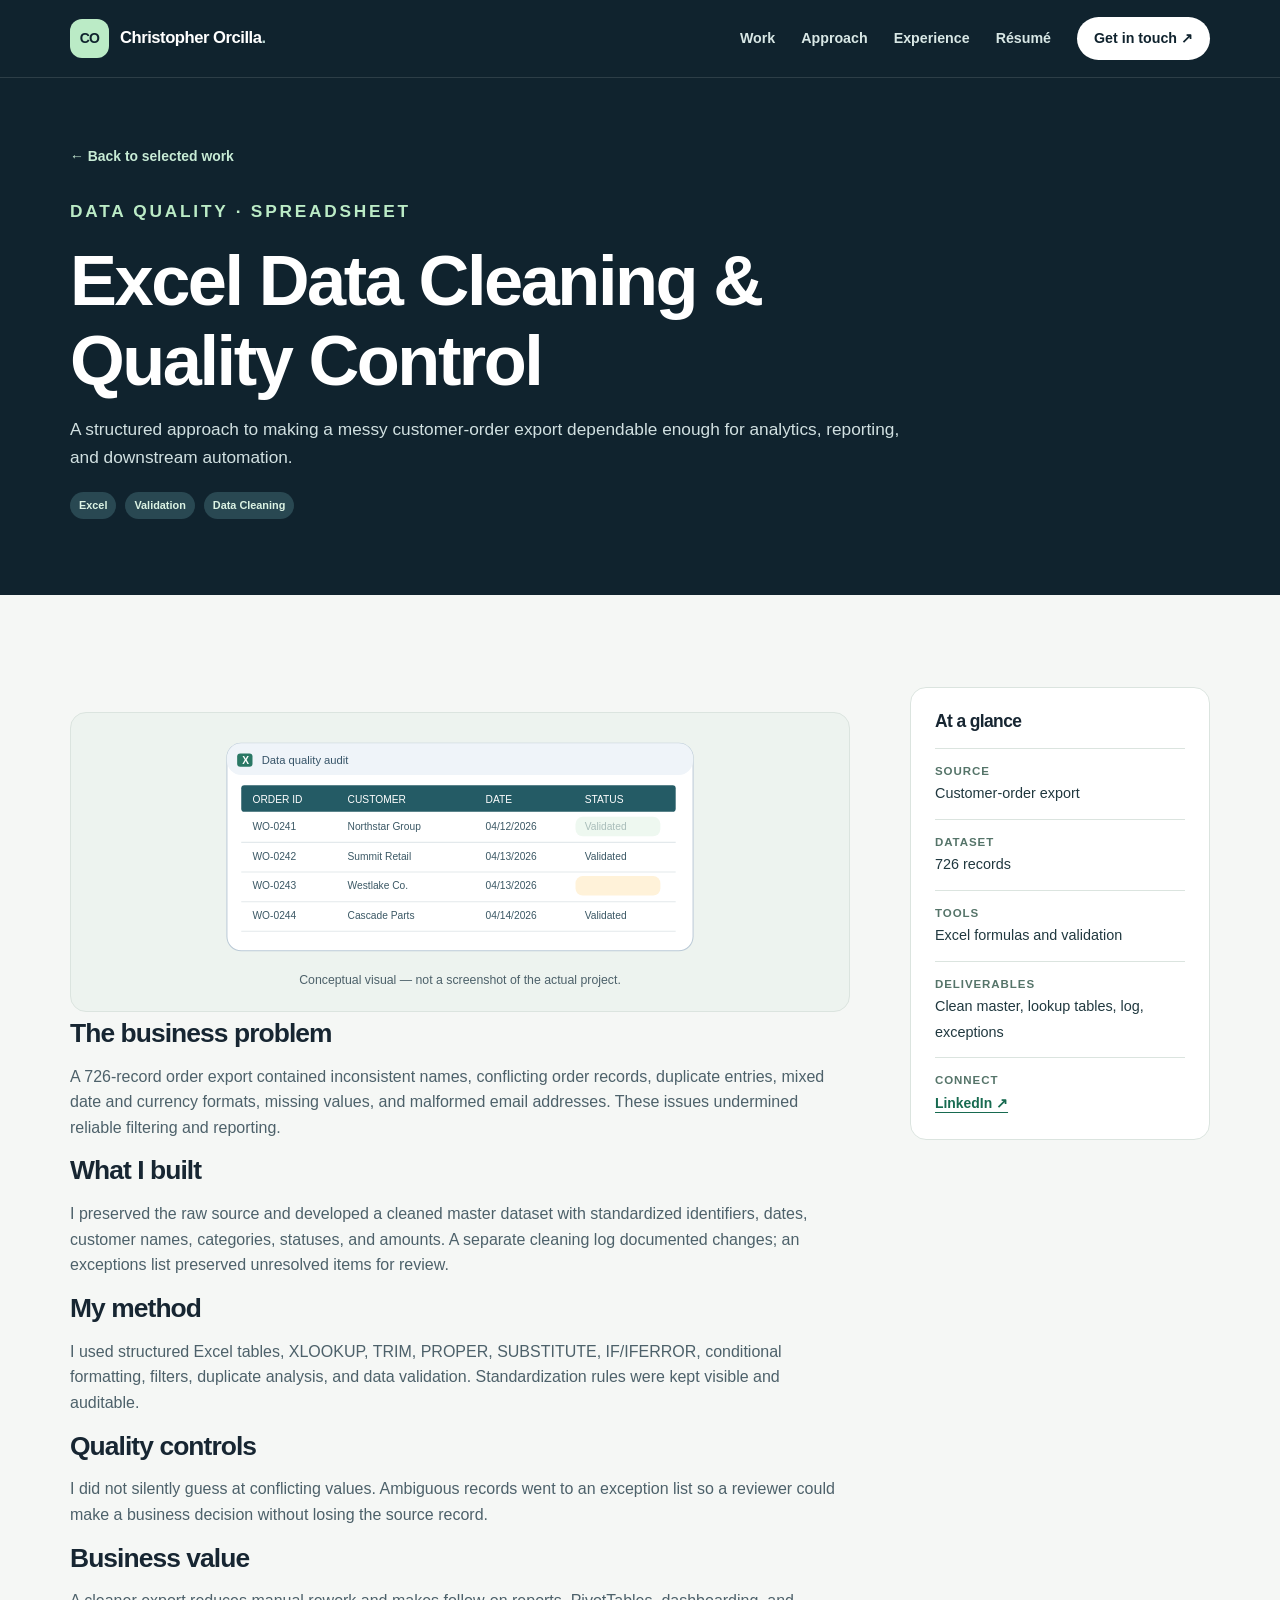
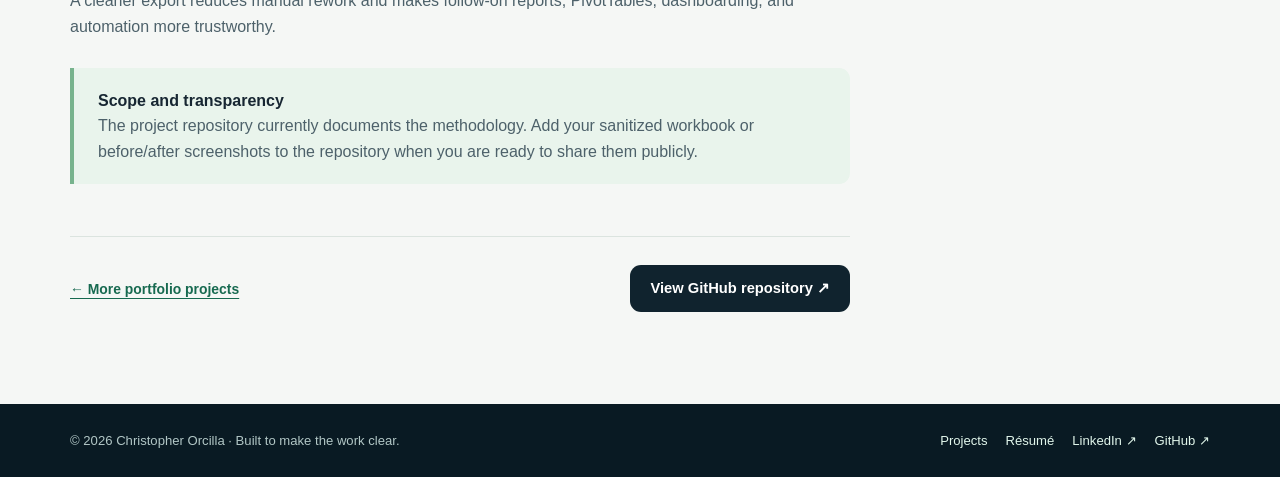
<file: projects/excel-data-cleaning.html>
<!doctype html><html lang="en"><head><meta charset="utf-8"><meta name="viewport" content="width=device-width, initial-scale=1"><meta name="theme-color" content="#10232e"><meta name="description" content="A structured approach to making a messy customer-order export dependable enough for analytics, reporting, and downstream automation."><meta property="og:title" content="Excel Data Cleaning &amp; Quality Control | Christopher Orcilla"><meta property="og:description" content="A structured approach to making a messy customer-order export dependable enough for analytics, reporting, and downstream automation."><meta property="og:type" content="website"><meta property="og:image" content="https://christopherorcilla.github.io/assets/social-preview.png"><meta name="twitter:card" content="summary_large_image"><link rel="icon" href="../assets/favicon.svg" type="image/svg+xml"><link rel="stylesheet" href="../assets/style.css"><title>Excel Data Cleaning &amp; Quality Control | Christopher Orcilla</title></head><body><a class="skip-link" href="#main">Skip to content</a><header class="site-header"><div class="wrap header-inner"><a class="brand" href="../index.html" aria-label="Christopher Orcilla homepage"><span class="brand-mark">CO</span><span class="brand-name">Christopher Orcilla<span style="color:#b2cfcc">.</span></span></a><nav class="desktop-nav" aria-label="Main navigation"><a href="../index.html#work">Work</a><a href="../index.html#approach">Approach</a><a href="../index.html#experience">Experience</a><a href="../resume.html">Résumé</a><a class="nav-contact" href="../index.html#contact">Get in touch ↗</a></nav><button class="menu-toggle" type="button" data-menu-button aria-expanded="false" aria-controls="mobile-menu" aria-label="Open navigation">☰ Menu</button></div><nav id="mobile-menu" class="mobile-nav" aria-label="Mobile navigation" data-mobile-nav hidden><div class="wrap"><a href="../index.html#work">Work</a><a href="../index.html#approach">Approach</a><a href="../index.html#experience">Experience</a><a href="../resume.html">Résumé</a><a href="../index.html#contact">Get in touch</a></div></nav></header><main id="main"><section class="detail-top"><div class="wrap"><a class="back-link" href="../index.html#work">← Back to selected work</a><p class="eyebrow light">Data quality · Spreadsheet</p><h1>Excel Data Cleaning &amp; Quality Control</h1><p>A structured approach to making a messy customer-order export dependable enough for analytics, reporting, and downstream automation.</p><div class="detail-tags"><span class="pill">Excel</span><span class="pill">Validation</span><span class="pill">Data Cleaning</span></div></div></section><section class="section"><div class="wrap detail-layout"><div class="detail-main"><figure class="detail-illustration"><svg viewBox="0 0 510 225" role="img" aria-label="Conceptual spreadsheet data validation illustration" xmlns="http://www.w3.org/2000/svg"><rect x="27" y="10" width="456" height="203" rx="14" fill="#fff" stroke="#bbcad7"/><rect x="27" y="10" width="456" height="31" rx="14" fill="#eff4f9"/><rect x="37" y="20" width="15" height="13" rx="3" fill="#2a7865"/><text x="42" y="30" font-size="10" font-family="Arial" font-weight="bold" fill="#fff">X</text><text x="61" y="30" fill="#375468" font-size="11" font-family="Arial">Data quality audit</text><g font-family="Arial,sans-serif" font-size="10"><rect x="41" y="51" width="425" height="26" rx="3" fill="#245b65"/><text x="52" y="68" fill="#fff">ORDER ID</text><text x="145" y="68" fill="#fff">CUSTOMER</text><text x="280" y="68" fill="#fff">DATE</text><text x="377" y="68" fill="#fff">STATUS</text><g fill="#3b5865"><text x="52" y="95">WO-0241</text><text x="145" y="95">Northstar Group</text><text x="280" y="95">04/12/2026</text><text x="377" y="95">Validated</text><text x="52" y="124">WO-0242</text><text x="145" y="124">Summit Retail</text><text x="280" y="124">04/13/2026</text><text x="377" y="124">Validated</text><text x="52" y="153">WO-0243</text><text x="145" y="153">Westlake Co.</text><text x="280" y="153">04/13/2026</text><text x="377" y="153">Review</text><text x="52" y="182">WO-0244</text><text x="145" y="182">Cascade Parts</text><text x="280" y="182">04/14/2026</text><text x="377" y="182">Validated</text></g></g><path d="M41 107H466M41 136H466M41 165H466M41 194H466" stroke="#e3e9ec"/><rect x="368" y="140" width="83" height="19" rx="7" fill="#fff2d9"/><rect x="368" y="82" width="83" height="19" rx="7" fill="#e5f4e9" opacity=".65"/></svg><figcaption>Conceptual visual — not a screenshot of the actual project.</figcaption></figure><section><h2>The business problem</h2><p>A 726-record order export contained inconsistent names, conflicting order records, duplicate entries, mixed date and currency formats, missing values, and malformed email addresses. These issues undermined reliable filtering and reporting.</p></section><section><h2>What I built</h2><p>I preserved the raw source and developed a cleaned master dataset with standardized identifiers, dates, customer names, categories, statuses, and amounts. A separate cleaning log documented changes; an exceptions list preserved unresolved items for review.</p></section><section><h2>My method</h2><p>I used structured Excel tables, XLOOKUP, TRIM, PROPER, SUBSTITUTE, IF/IFERROR, conditional formatting, filters, duplicate analysis, and data validation. Standardization rules were kept visible and auditable.</p></section><section><h2>Quality controls</h2><p>I did not silently guess at conflicting values. Ambiguous records went to an exception list so a reviewer could make a business decision without losing the source record.</p></section><section><h2>Business value</h2><p>A cleaner export reduces manual rework and makes follow-on reports, PivotTables, dashboarding, and automation more trustworthy.</p></section><div class="callout"><strong>Scope and transparency</strong><p>The project repository currently documents the methodology. Add your sanitized workbook or before/after screenshots to the repository when you are ready to share them publicly.</p></div><div class="other-projects"><a class="text-link" href="../index.html#work">← More portfolio projects</a><a class="btn btn-dark" href="https://github.com/ChristopherOrcilla/ExcelDataCleaning" target="_blank" rel="noopener noreferrer">View GitHub repository ↗</a></div></div><aside class="detail-aside" aria-label="Project summary"><h3>At a glance</h3><div class="fact"><b>Source</b><span>Customer-order export</span></div><div class="fact"><b>Dataset</b><span>726 records</span></div><div class="fact"><b>Tools</b><span>Excel formulas and validation</span></div><div class="fact"><b>Deliverables</b><span>Clean master, lookup tables, log, exceptions</span></div><div class="fact"><b>Connect</b><span><a class="text-link" href="https://www.linkedin.com/in/christopher-orcilla-datascience" target="_blank" rel="noopener noreferrer">LinkedIn ↗</a></span></div></aside></div></section></main><footer class="footer"><div class="wrap footer-inner"><span>© <span data-year>2026</span> Christopher Orcilla · Built to make the work clear.</span><div class="footer-links"><a href="../index.html#work">Projects</a><a href="../resume.html">Résumé</a><a href="https://www.linkedin.com/in/christopher-orcilla-datascience" target="_blank" rel="noopener noreferrer">LinkedIn ↗</a><a href="https://github.com/ChristopherOrcilla" target="_blank" rel="noopener noreferrer">GitHub ↗</a></div></div></footer><script defer src="../assets/site.js"></script></body></html>
</file>
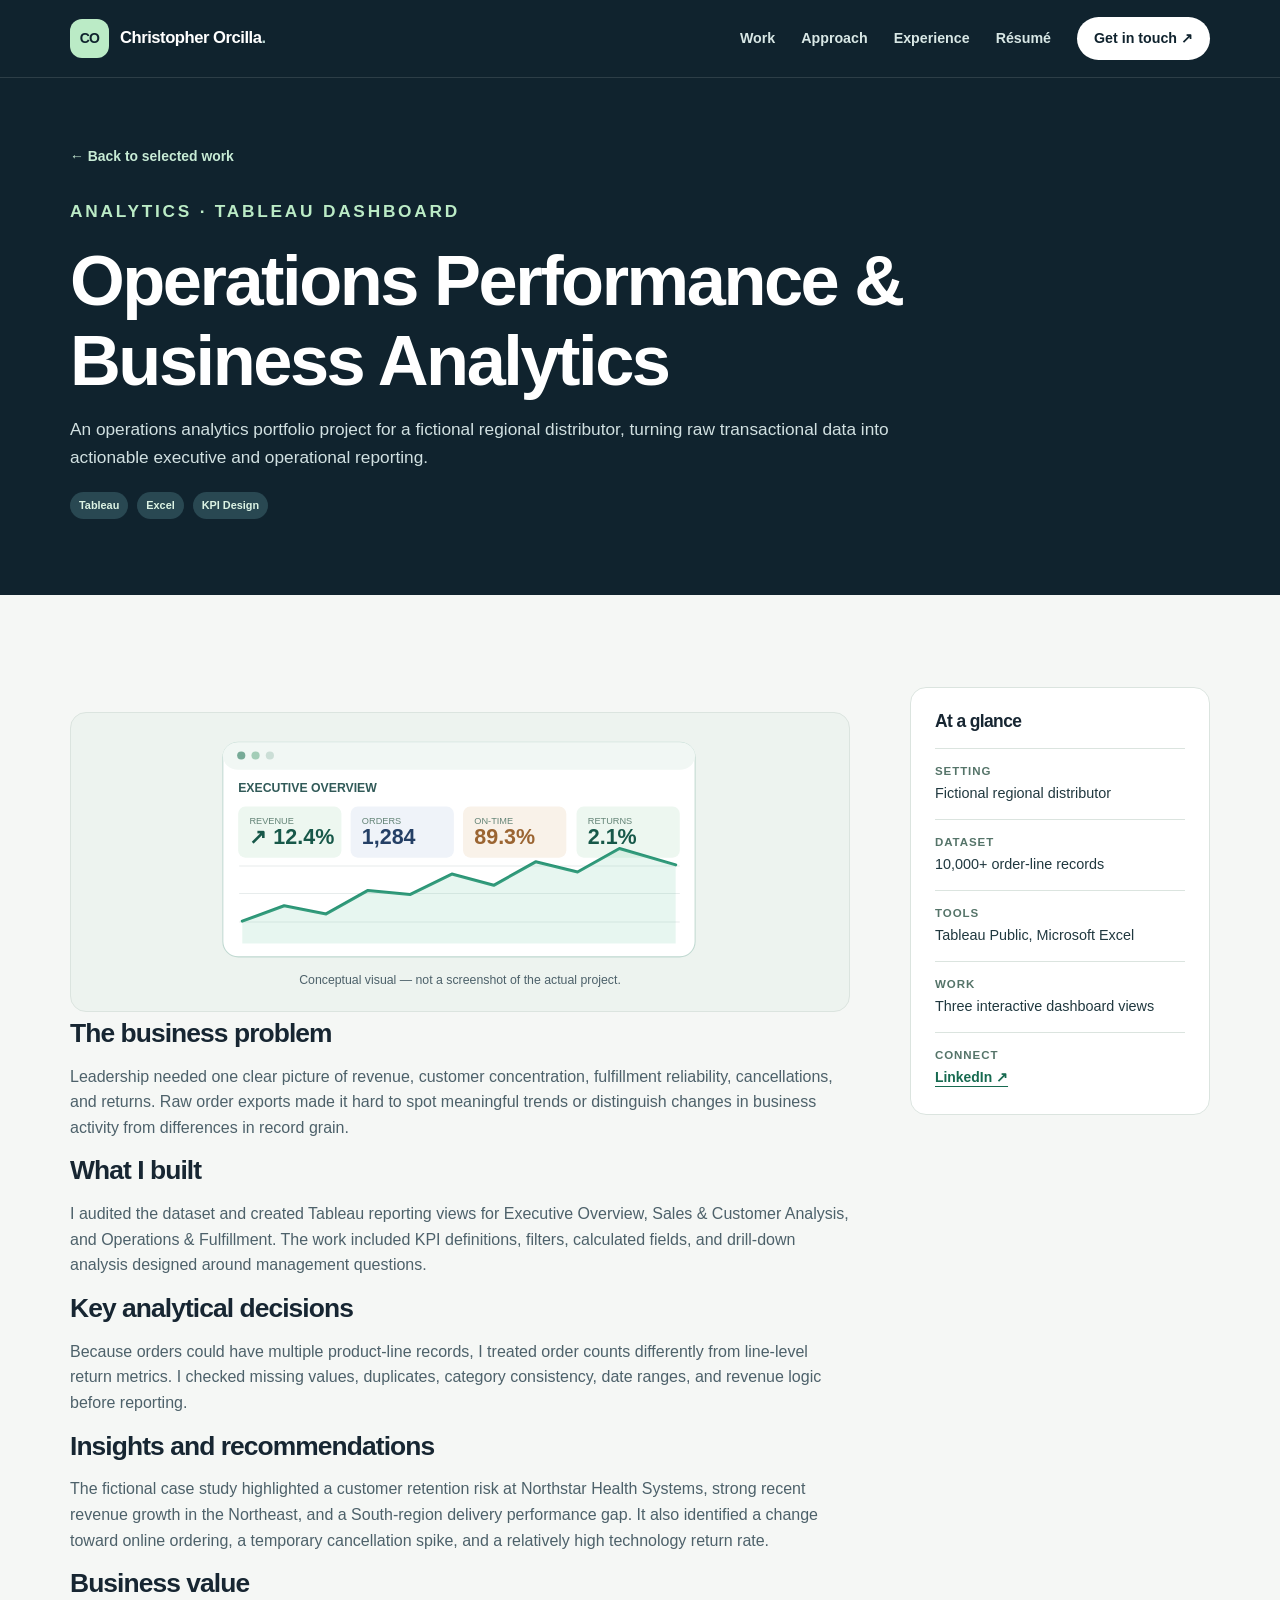
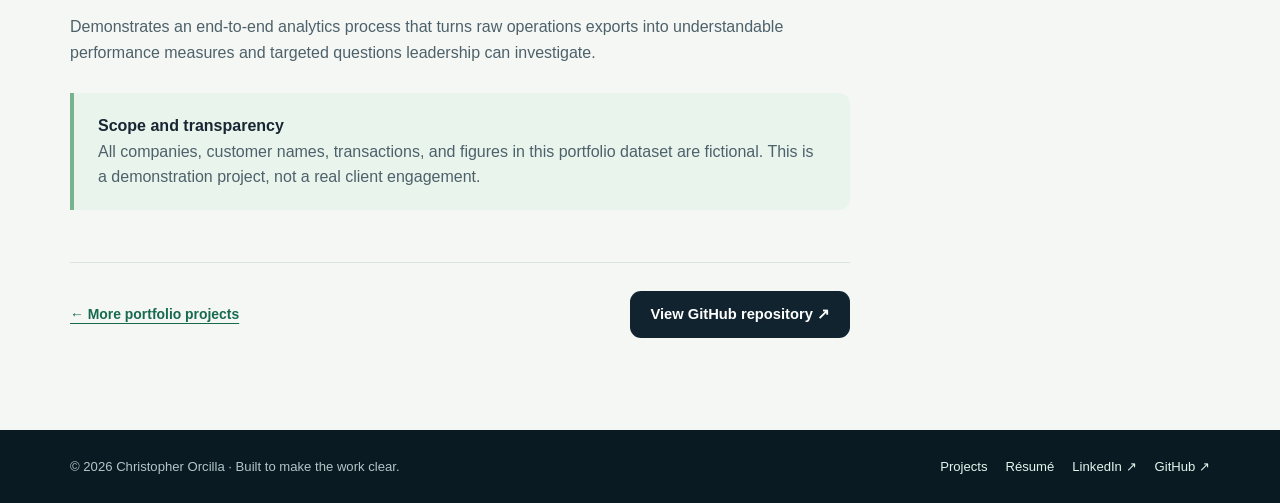
<file: projects/operations-dashboard.html>
<!doctype html><html lang="en"><head><meta charset="utf-8"><meta name="viewport" content="width=device-width, initial-scale=1"><meta name="theme-color" content="#10232e"><meta name="description" content="An operations analytics portfolio project for a fictional regional distributor, turning raw transactional data into actionable executive and operational reporting."><meta property="og:title" content="Operations Performance &amp; Business Analytics | Christopher Orcilla"><meta property="og:description" content="An operations analytics portfolio project for a fictional regional distributor, turning raw transactional data into actionable executive and operational reporting."><meta property="og:type" content="website"><meta property="og:image" content="https://christopherorcilla.github.io/assets/social-preview.png"><meta name="twitter:card" content="summary_large_image"><link rel="icon" href="../assets/favicon.svg" type="image/svg+xml"><link rel="stylesheet" href="../assets/style.css"><title>Operations Performance &amp; Business Analytics | Christopher Orcilla</title></head><body><a class="skip-link" href="#main">Skip to content</a><header class="site-header"><div class="wrap header-inner"><a class="brand" href="../index.html" aria-label="Christopher Orcilla homepage"><span class="brand-mark">CO</span><span class="brand-name">Christopher Orcilla<span style="color:#b2cfcc">.</span></span></a><nav class="desktop-nav" aria-label="Main navigation"><a href="../index.html#work">Work</a><a href="../index.html#approach">Approach</a><a href="../index.html#experience">Experience</a><a href="../resume.html">Résumé</a><a class="nav-contact" href="../index.html#contact">Get in touch ↗</a></nav><button class="menu-toggle" type="button" data-menu-button aria-expanded="false" aria-controls="mobile-menu" aria-label="Open navigation">☰ Menu</button></div><nav id="mobile-menu" class="mobile-nav" aria-label="Mobile navigation" data-mobile-nav hidden><div class="wrap"><a href="../index.html#work">Work</a><a href="../index.html#approach">Approach</a><a href="../index.html#experience">Experience</a><a href="../resume.html">Résumé</a><a href="../index.html#contact">Get in touch</a></div></nav></header><main id="main"><section class="detail-top"><div class="wrap"><a class="back-link" href="../index.html#work">← Back to selected work</a><p class="eyebrow light">Analytics · Tableau dashboard</p><h1>Operations Performance &amp; Business Analytics</h1><p>An operations analytics portfolio project for a fictional regional distributor, turning raw transactional data into actionable executive and operational reporting.</p><div class="detail-tags"><span class="pill">Tableau</span><span class="pill">Excel</span><span class="pill">KPI Design</span></div></div></section><section class="section"><div class="wrap detail-layout"><div class="detail-main"><figure class="detail-illustration"><svg viewBox="0 0 510 225" role="img" aria-label="Conceptual executive KPI dashboard illustration" xmlns="http://www.w3.org/2000/svg"><rect x="23" y="9" width="462" height="210" rx="15" fill="#fff" stroke="#c0d9d1"/><rect x="23" y="9" width="462" height="27" rx="15" fill="#f1f7f4"/><circle cx="41" cy="22" r="4" fill="#77aa97"/><circle cx="55" cy="22" r="4" fill="#a3cdb7"/><circle cx="69" cy="22" r="4" fill="#cbded6"/><text x="38" y="58" font-family="Arial,sans-serif" font-size="12" fill="#315a58" font-weight="bold">EXECUTIVE OVERVIEW</text><g font-family="Arial,sans-serif"><rect x="38" y="72" width="101" height="50" rx="7" fill="#edf7f0"/><text x="49" y="89" font-size="9" fill="#648477">REVENUE</text><text x="49" y="109" font-size="21" fill="#175849" font-weight="bold">↗ 12.4%</text><rect x="148" y="72" width="101" height="50" rx="7" fill="#eff3f9"/><text x="159" y="89" font-size="9" fill="#648477">ORDERS</text><text x="159" y="109" font-size="21" fill="#243f65" font-weight="bold">1,284</text><rect x="258" y="72" width="101" height="50" rx="7" fill="#f9f2e9"/><text x="269" y="89" font-size="9" fill="#648477">ON-TIME</text><text x="269" y="109" font-size="21" fill="#9b6532" font-weight="bold">89.3%</text><rect x="369" y="72" width="101" height="50" rx="7" fill="#edf7f0"/><text x="380" y="89" font-size="9" fill="#648477">RETURNS</text><text x="380" y="109" font-size="21" fill="#175849" font-weight="bold">2.1%</text></g><path d="M39 185H470M39 157H470M39 130H470" stroke="#e7ecec" stroke-width="1"/><path d="M42 184L83 169L124 177L165 154L206 158L247 138L288 149L329 126L370 136L411 113L466 129" stroke="#2a9475" fill="none" stroke-width="3" stroke-linejoin="round" stroke-linecap="round"/><path d="M42 184L83 169L124 177L165 154L206 158L247 138L288 149L329 126L370 136L411 113L466 129V206H42Z" fill="#74c9a4" opacity=".17"/></svg><figcaption>Conceptual visual — not a screenshot of the actual project.</figcaption></figure><section><h2>The business problem</h2><p>Leadership needed one clear picture of revenue, customer concentration, fulfillment reliability, cancellations, and returns. Raw order exports made it hard to spot meaningful trends or distinguish changes in business activity from differences in record grain.</p></section><section><h2>What I built</h2><p>I audited the dataset and created Tableau reporting views for Executive Overview, Sales &amp; Customer Analysis, and Operations &amp; Fulfillment. The work included KPI definitions, filters, calculated fields, and drill-down analysis designed around management questions.</p></section><section><h2>Key analytical decisions</h2><p>Because orders could have multiple product-line records, I treated order counts differently from line-level return metrics. I checked missing values, duplicates, category consistency, date ranges, and revenue logic before reporting.</p></section><section><h2>Insights and recommendations</h2><p>The fictional case study highlighted a customer retention risk at Northstar Health Systems, strong recent revenue growth in the Northeast, and a South-region delivery performance gap. It also identified a change toward online ordering, a temporary cancellation spike, and a relatively high technology return rate.</p></section><section><h2>Business value</h2><p>Demonstrates an end-to-end analytics process that turns raw operations exports into understandable performance measures and targeted questions leadership can investigate.</p></section><div class="callout"><strong>Scope and transparency</strong><p>All companies, customer names, transactions, and figures in this portfolio dataset are fictional. This is a demonstration project, not a real client engagement.</p></div><div class="other-projects"><a class="text-link" href="../index.html#work">← More portfolio projects</a><a class="btn btn-dark" href="https://github.com/ChristopherOrcilla/OperationsPerformanceDashboardAnalytics" target="_blank" rel="noopener noreferrer">View GitHub repository ↗</a></div></div><aside class="detail-aside" aria-label="Project summary"><h3>At a glance</h3><div class="fact"><b>Setting</b><span>Fictional regional distributor</span></div><div class="fact"><b>Dataset</b><span>10,000+ order-line records</span></div><div class="fact"><b>Tools</b><span>Tableau Public, Microsoft Excel</span></div><div class="fact"><b>Work</b><span>Three interactive dashboard views</span></div><div class="fact"><b>Connect</b><span><a class="text-link" href="https://www.linkedin.com/in/christopher-orcilla-datascience" target="_blank" rel="noopener noreferrer">LinkedIn ↗</a></span></div></aside></div></section></main><footer class="footer"><div class="wrap footer-inner"><span>© <span data-year>2026</span> Christopher Orcilla · Built to make the work clear.</span><div class="footer-links"><a href="../index.html#work">Projects</a><a href="../resume.html">Résumé</a><a href="https://www.linkedin.com/in/christopher-orcilla-datascience" target="_blank" rel="noopener noreferrer">LinkedIn ↗</a><a href="https://github.com/ChristopherOrcilla" target="_blank" rel="noopener noreferrer">GitHub ↗</a></div></div></footer><script defer src="../assets/site.js"></script></body></html>
</file>
<file: assets/style.css>
:root{--bg:#f5f7f5;--surface:#ffffff;--surface-2:#eaf1ec;--ink:#172632;--ink-muted:#4d616a;--line:#dbe4df;--deep:#10232e;--deep-2:#15303b;--mint:#bbebc6;--mint-2:#7ac99c;--amber:#eebd82;--radius:19px;--shadow:0 15px 40px rgba(21,51,56,.07)}
*{box-sizing:border-box}html{scroll-behavior:smooth}body{margin:0;background:var(--bg);color:var(--ink);font-family:Inter,ui-sans-serif,-apple-system,BlinkMacSystemFont,"Segoe UI",sans-serif;line-height:1.6;-webkit-font-smoothing:antialiased}a{color:inherit}a:focus-visible,button:focus-visible{outline:3px solid #40ab79;outline-offset:4px}button{font:inherit;cursor:pointer}svg{max-width:100%}img{max-width:100%}p{margin:0 0 16px}h1,h2,h3,h4{line-height:1.13;letter-spacing:-.035em;margin:0 0 16px}h1{font-size:clamp(2.9rem,6vw,5.5rem)}h2{font-size:clamp(2rem,3.5vw,3.2rem)}h3{font-size:1.32rem}h4{font-size:1rem}ul{padding-left:23px}.wrap{width:min(1140px,calc(100% - 48px));margin:auto}.skip-link{position:absolute;left:16px;top:-80px;background:#fff;color:#111;padding:10px 14px;z-index:99}.skip-link:focus{top:12px}.site-header{background:var(--deep);color:#fff;border-bottom:1px solid rgba(255,255,255,.12)}.header-inner{min-height:77px;display:flex;align-items:center;justify-content:space-between;gap:25px}.brand{display:inline-flex;gap:11px;align-items:center;text-decoration:none;font-weight:780;letter-spacing:-.03em}.brand-mark{height:39px;width:39px;display:grid;place-items:center;background:var(--mint);color:var(--deep);border-radius:12px;font-size:14px;letter-spacing:-.06em}.brand-name{font-size:1.04rem}.desktop-nav{display:flex;align-items:center;gap:26px}.desktop-nav a,.mobile-nav a{font-size:.89rem;font-weight:620;text-decoration:none;color:#d8e7e5;transition:color .15s}.desktop-nav a:hover,.mobile-nav a:hover{color:var(--mint)}.desktop-nav a.nav-contact{background:#fff;color:var(--deep);padding:10px 17px;border-radius:30px}.desktop-nav a.nav-contact:hover{background:var(--mint)}.menu-toggle{display:none;border:1px solid #46616d;border-radius:10px;color:#fff;background:transparent;padding:8px 12px}.mobile-nav{display:none}.eyebrow{font-size:.75rem;letter-spacing:.16em;text-transform:uppercase;font-weight:760;color:#35815a;margin:0 0 16px}.eyebrow.light{color:var(--mint)}.hero{background:var(--deep);color:#fff;position:relative;overflow:hidden}.hero:after{content:"";position:absolute;width:440px;height:440px;right:-180px;top:-230px;border:1px solid rgba(187,235,198,.15);border-radius:100%;pointer-events:none}.hero-grid{display:grid;grid-template-columns:1.07fr .93fr;align-items:center;gap:66px;min-height:590px;padding:78px 0 94px}.hero h1{max-width:690px}.hero h1 .accent{color:var(--mint)}.hero-lede{color:#d1dfe1;font-size:1.125rem;max-width:630px;line-height:1.8}.hero-actions{display:flex;flex-wrap:wrap;gap:12px;margin-top:28px}.btn{display:inline-flex;align-items:center;justify-content:center;gap:8px;text-decoration:none;font-size:.92rem;font-weight:750;border-radius:11px;padding:13px 19px;border:1px solid transparent;transition:transform .15s,background .15s,color .15s;line-height:1.3}.btn:hover{transform:translateY(-2px)}.btn-mint{background:var(--mint);color:var(--deep)}.btn-mint:hover{background:#d0f7d8}.btn-outline{color:#fff;border-color:#627782;background:transparent}.btn-outline:hover{background:#24404b}.btn-dark{color:#fff;background:var(--deep)}.btn-dark:hover{background:#23505b}.btn-plain{background:#fff;color:var(--deep);border-color:var(--line)}.btn-plain:hover{background:var(--surface-2)}.hero-meta{display:flex;gap:16px;flex-wrap:wrap;margin-top:26px;color:#aac6c8;font-size:.79rem}.hero-meta span:before{content:"•";padding-right:8px;color:var(--mint)}.insights-panel{background:linear-gradient(154deg,#1b3a45,#132b36);border:1px solid #46646a;box-shadow:0 24px 64px rgba(0,0,0,.19);border-radius:22px;padding:24px;transform:none}.panel-head{display:flex;align-items:center;justify-content:space-between;font-size:.86rem;font-weight:730;margin-bottom:20px}.panel-badge{background:#294c51;border:1px solid #4b7474;color:#beebc8;font-size:.71rem;border-radius:30px;padding:5px 9px}.panel-chart{background:#122932;border:1px solid #38565f;border-radius:14px;padding:17px 15px 6px}.panel-caption{font-size:.77rem;color:#9ebebc}.panel-chart svg{display:block;width:100%;height:auto;margin-top:8px}.panel-stats{display:grid;grid-template-columns:repeat(3,1fr);gap:9px;margin-top:13px}.panel-stat{background:#25434d;border-radius:11px;padding:15px 11px}.panel-stat strong{display:block;font-size:1.5rem;letter-spacing:-.04em;color:#cbf3d4;white-space:nowrap}.panel-stat span{display:block;font-size:.67rem;color:#c2d7d8;line-height:1.5}.section{padding:92px 0}.section-sm{padding:60px 0}.section-head{max-width:730px;margin-bottom:32px}.section-lede{font-size:1.08rem;color:var(--ink-muted);max-width:800px}.impact-strip{margin-top:-42px;position:relative;z-index:2;background:var(--surface);border:1px solid var(--line);border-radius:18px;padding:27px 31px;display:grid;grid-template-columns:1.1fr repeat(3,1fr);gap:22px;box-shadow:var(--shadow)}.impact-strip .impact-intro{display:flex;align-items:center;font-weight:760;line-height:1.35}.impact-unit strong{display:block;font-size:1.75rem;color:var(--deep);letter-spacing:-.055em}.impact-unit span{display:block;color:var(--ink-muted);font-size:.82rem;line-height:1.55}.muted-note{font-size:.8rem;color:var(--ink-muted);margin-top:12px}.filters{display:flex;flex-wrap:wrap;gap:9px;margin-bottom:25px}.filter{border:1px solid var(--line);border-radius:30px;background:#fff;color:var(--ink-muted);padding:9px 16px;font-size:.81rem;font-weight:700}.filter[aria-pressed="true"],.filter:hover{background:var(--deep);border-color:var(--deep);color:#fff}.project-grid{display:grid;grid-template-columns:repeat(2,minmax(0,1fr));gap:23px}.project-card{border:1px solid var(--line);background:#fff;border-radius:18px;overflow:hidden;box-shadow:0 8px 24px rgba(20,50,47,.025);display:flex;flex-direction:column}.project-art{height:225px;display:grid;place-items:center;overflow:hidden;position:relative}.project-art svg{width:88%;height:83%;filter:drop-shadow(0 12px 8px rgba(8,46,49,.1))}.art-tableau{background:linear-gradient(130deg,#e7f4e9,#cee9df)}.art-excel{background:linear-gradient(130deg,#e6eff9,#ccdbe7)}.art-automation{background:linear-gradient(130deg,#f8efe5,#f3dfc8)}.art-capstone{background:linear-gradient(130deg,#eeeaf9,#dedcf3)}.art-note{position:absolute;bottom:12px;right:15px;font-size:.65rem;color:#39565e;background:rgba(255,255,255,.8);padding:4px 8px;border-radius:6px}.project-body{padding:28px;display:flex;flex-direction:column;flex:1}.pill-row{display:flex;gap:7px;flex-wrap:wrap;margin:0 0 16px}.pill{display:inline-flex;align-items:center;background:#edf3f0;color:#365b56;font-size:.68rem;font-weight:740;padding:5px 9px;border-radius:30px;white-space:nowrap}.project-card p{font-size:.91rem;color:var(--ink-muted)}.project-card h3{margin-bottom:12px}.project-meta{font-size:.8rem;font-weight:680;color:#3d7a58;margin-bottom:17px}.card-actions{display:flex;flex-wrap:wrap;gap:16px;margin-top:auto;padding-top:7px}.text-link{font-size:.87rem;font-weight:800;color:#176a50;text-decoration:underline;text-underline-offset:4px}.text-link:hover{color:#104d3c}.mini-grid{display:grid;grid-template-columns:repeat(3,minmax(0,1fr));gap:20px}.method-card{border:1px solid var(--line);background:var(--surface);padding:25px;border-radius:17px}.method-num{display:grid;place-items:center;width:34px;height:34px;background:var(--surface-2);color:#27694e;font-weight:800;border-radius:10px;margin-bottom:19px}.method-card p{color:var(--ink-muted);font-size:.9rem}.experience{background:var(--surface-2)}.experience-grid{display:grid;grid-template-columns: .85fr 1.15fr;gap:48px;align-items:start}.experience-content{background:#fff;border:1px solid var(--line);padding:30px;border-radius:18px}.exp-item{border-left:3px solid #b0dac3;padding-left:22px;margin-bottom:27px}.exp-item:last-child{margin-bottom:0}.exp-item span{font-size:.78rem;text-transform:uppercase;letter-spacing:.08em;color:#638073;font-weight:800}.exp-item p{font-size:.92rem;color:var(--ink-muted)}.skill-block{display:flex;flex-wrap:wrap;gap:9px;margin-top:17px}.skill{border:1px solid #cdded1;background:#fff;color:#315a55;font-size:.81rem;padding:7px 11px;border-radius:8px}.contact{background:var(--deep);color:#fff}.contact-grid{display:grid;grid-template-columns:1fr auto;gap:24px;align-items:center}.contact p{color:#c3d8d6;max-width:680px}.contact .eyebrow{color:var(--mint)}.contact-actions{display:flex;gap:10px;flex-wrap:wrap}.footer{background:#091a23;color:#b2c7c6;padding:26px 0}.footer-inner{display:flex;gap:20px;align-items:center;justify-content:space-between;flex-wrap:wrap;font-size:.82rem}.footer a{color:#e1f6eb;text-decoration:none}.footer a:hover{text-decoration:underline}.footer-links{display:flex;gap:18px;flex-wrap:wrap}.detail-top{background:var(--deep);color:#fff;padding:65px 0 76px}.back-link{color:#c7ebd5;text-decoration:none;font-weight:680;font-size:.87rem}.detail-top .eyebrow{margin-top:29px}.detail-top h1{font-size:clamp(2.5rem,5.6vw,4.4rem);max-width:890px}.detail-top p{color:#d1e0e1;max-width:830px;font-size:1.08rem}.detail-tags{display:flex;gap:9px;flex-wrap:wrap;margin-top:20px}.detail-tags .pill{background:#294852;color:#dcf3e4}.detail-layout{display:grid;grid-template-columns:minmax(0,1fr) 300px;gap:60px;align-items:start}.detail-main h2{font-size:1.65rem;margin:44px 0 15px}.detail-main h2:first-child{margin-top:0}.detail-main p,.detail-main li{color:var(--ink-muted)}.detail-main ul li{margin-bottom:9px}.detail-aside{background:#fff;border:1px solid var(--line);border-radius:16px;padding:24px;position:sticky;top:24px}.detail-aside h3{font-size:1.09rem}.fact{border-top:1px solid var(--line);padding-top:13px;margin-top:13px}.fact b{display:block;font-size:.72rem;color:#557469;text-transform:uppercase;letter-spacing:.08em}.fact span{font-size:.9rem;color:#20383f}.detail-illustration{background:#edf3ef;border:1px solid var(--line);border-radius:16px;padding:20px;display:grid;place-items:center;margin:25px 0 7px}.detail-illustration svg{height:230px;width:100%}.detail-illustration figcaption{font-size:.77rem;color:var(--ink-muted);margin-top:8px}.callout{border-left:4px solid #77b38d;background:#e9f4ec;padding:20px 24px;border-radius:0 11px 11px 0;margin:28px 0}.callout p{margin-bottom:0}.other-projects{display:flex;align-items:center;justify-content:space-between;gap:15px;flex-wrap:wrap;border-top:1px solid var(--line);padding-top:28px;margin-top:52px}.resume-page{max-width:870px;background:#fff;padding:60px;box-shadow:var(--shadow);border:1px solid var(--line);margin:55px auto;border-radius:12px}.resume-header{display:flex;justify-content:space-between;gap:20px;align-items:start;border-bottom:2px solid #1a393c;padding-bottom:25px}.resume-header h1{font-size:2.5rem;margin-bottom:4px}.resume-section{padding-top:25px}.resume-section h2{font-size:1.07rem;text-transform:uppercase;letter-spacing:.1em;color:#246b55;margin-bottom:13px}.resume-role{display:flex;justify-content:space-between;gap:16px;flex-wrap:wrap;margin-top:21px}.resume-role h3{font-size:1.06rem;margin-bottom:4px}.resume-page li{font-size:.9rem}.resume-page p{font-size:.92rem;color:var(--ink-muted)}.resume-toolbar{display:flex;align-items:center;justify-content:space-between;gap:16px;padding-top:23px;flex-wrap:wrap}.not-found{text-align:center;padding:130px 0}.not-found h1{font-size:5rem;color:#40795c}.hidden,[hidden]{display:none!important}
@media(max-width:900px){.hero-grid{gap:30px;grid-template-columns:1fr;min-height:unset;padding:70px 0 100px}.hero .insights-panel{max-width:560px;width:100%;transform:none}.impact-strip{grid-template-columns:repeat(3,1fr)}.impact-intro{grid-column:1/-1}.experience-grid{grid-template-columns:1fr}.detail-layout{grid-template-columns:1fr}.detail-aside{position:static}.contact-grid{grid-template-columns:1fr}.mini-grid{grid-template-columns:1fr}}
@media(max-width:620px){.wrap{width:min(100% - 32px,1140px)}.header-inner{min-height:68px}.desktop-nav{display:none}.menu-toggle{display:inline-flex;align-items:center;gap:7px}.mobile-nav{display:block;border-top:1px solid #35525d}.mobile-nav[hidden]{display:none}.mobile-nav a{display:block;padding:12px 0}.hero-grid{padding:56px 0 76px}.hero h1{font-size:clamp(2.75rem,12vw,4.2rem)}.hero-lede{font-size:1rem}.hero-meta{gap:7px 15px}.panel-stats{gap:6px}.panel-stat{padding:12px 8px}.panel-stat strong{font-size:1.15rem}.panel-stat span{font-size:.6rem}.impact-strip{grid-template-columns:1fr;gap:13px;margin-top:-28px;padding:21px}.impact-intro{grid-column:auto}.impact-unit{border-top:1px solid var(--line);padding-top:9px}.impact-unit strong{font-size:1.48rem}.section{padding:65px 0}.section-sm{padding:45px 0}.project-grid{grid-template-columns:1fr}.project-art{height:200px}.project-body{padding:23px}.experience-content{padding:22px}.contact-actions{flex-direction:column;align-items:flex-start}.detail-top{padding:42px 0 58px}.detail-top h1{font-size:2.65rem}.detail-illustration svg{height:180px}.resume-page{padding:24px;margin:20px auto}.resume-header{display:block}.resume-header .btn{margin-top:10px}.footer-inner{flex-direction:column;align-items:start}}
@media(prefers-reduced-motion:reduce){html{scroll-behavior:auto}*,*:before,*:after{transition:none!important;animation:none!important}}
@media print{.site-header,.footer,.resume-toolbar,.btn,.site-header,.contact{display:none!important}body{background:#fff;color:#111}.resume-page{max-width:100%;margin:0;padding:0;border:0;box-shadow:none}.resume-section{break-inside:avoid}.resume-header{border-color:#222}.resume-page p{color:#333}.wrap{width:100%}}
</file>
